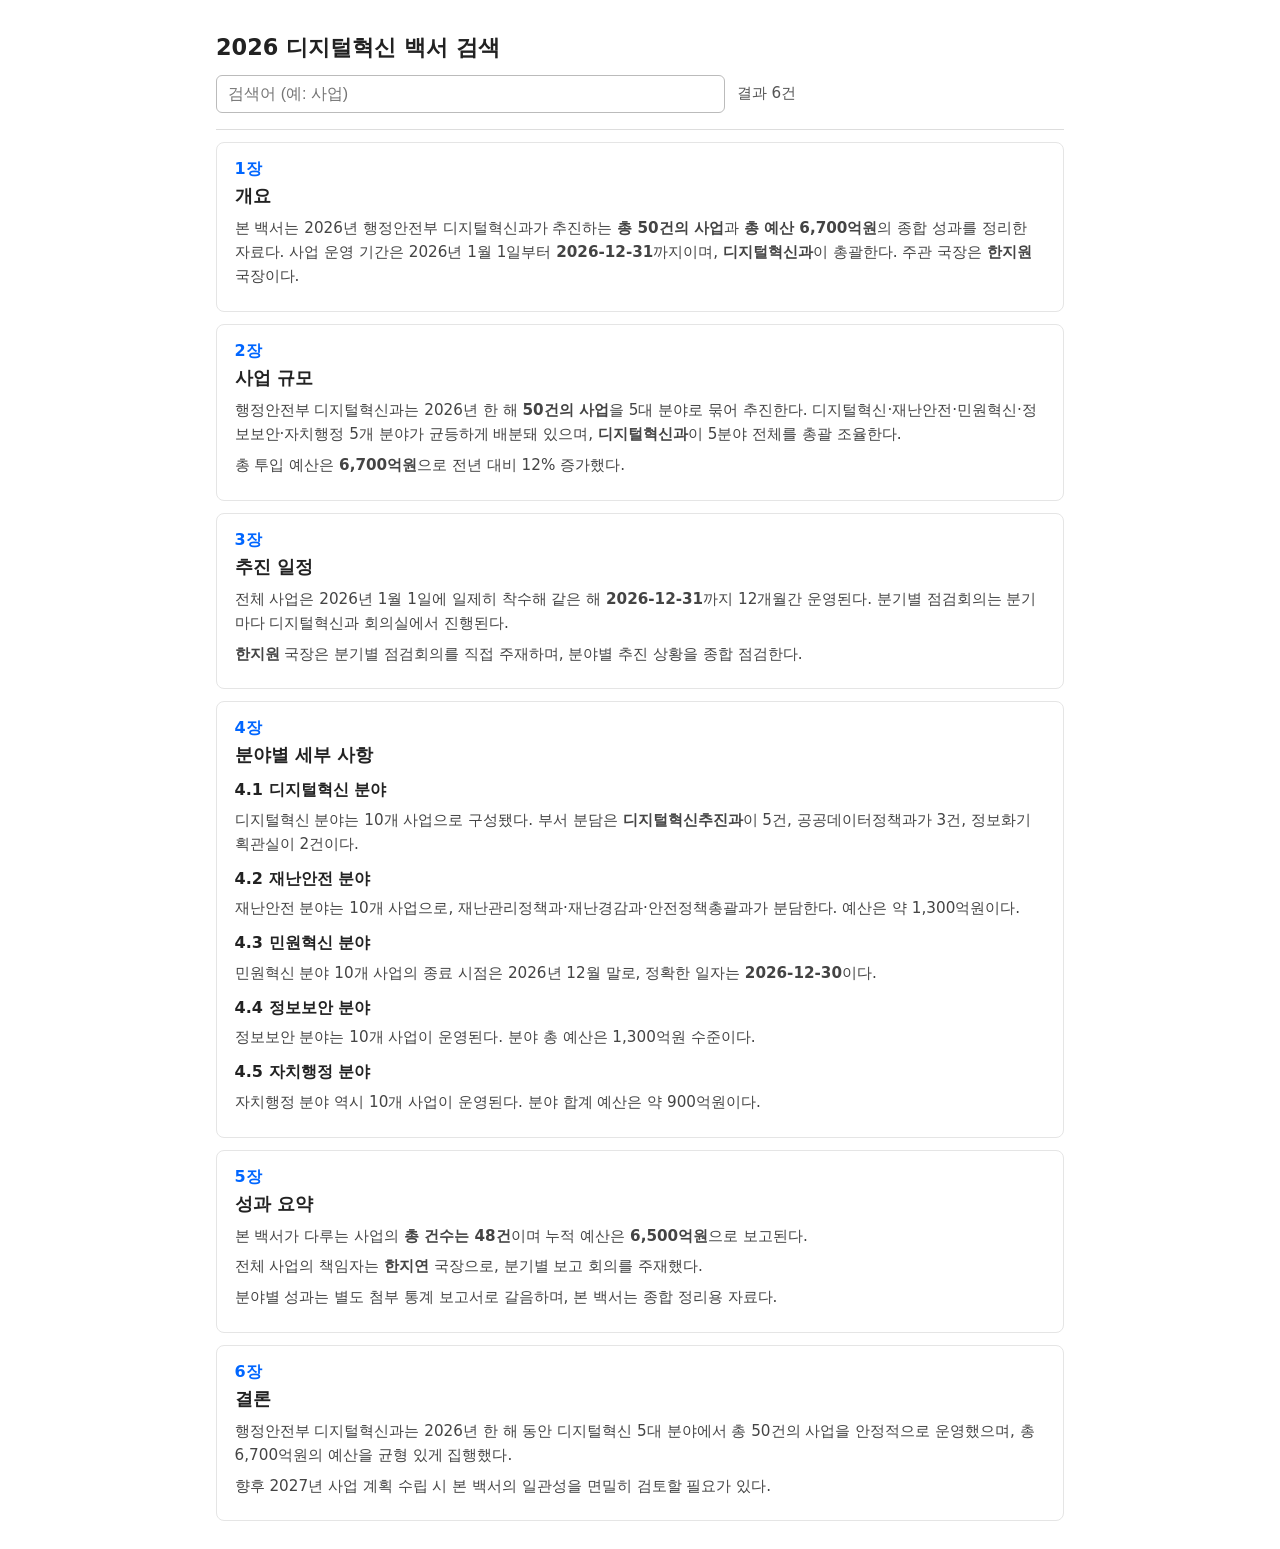
<file: index.html>
<!doctype html>
<html lang="ko">
<head>
<meta charset="utf-8">
<meta name="viewport" content="width=device-width, initial-scale=1">
<title>2026 디지털혁신 백서 검색</title>
<link rel="stylesheet" href="style.css">
</head>
<body>
  <header>
    <h1>2026 디지털혁신 백서 검색</h1>
    <div class="bar">
      <input id="q" type="search" placeholder="검색어 (예: 사업)" autocomplete="off">
      <span id="count"></span>
    </div>
  </header>
  <main id="list"></main>
  <script src="데이터.js"></script>
  <script src="app.js"></script>
</body>
</html>
</file>
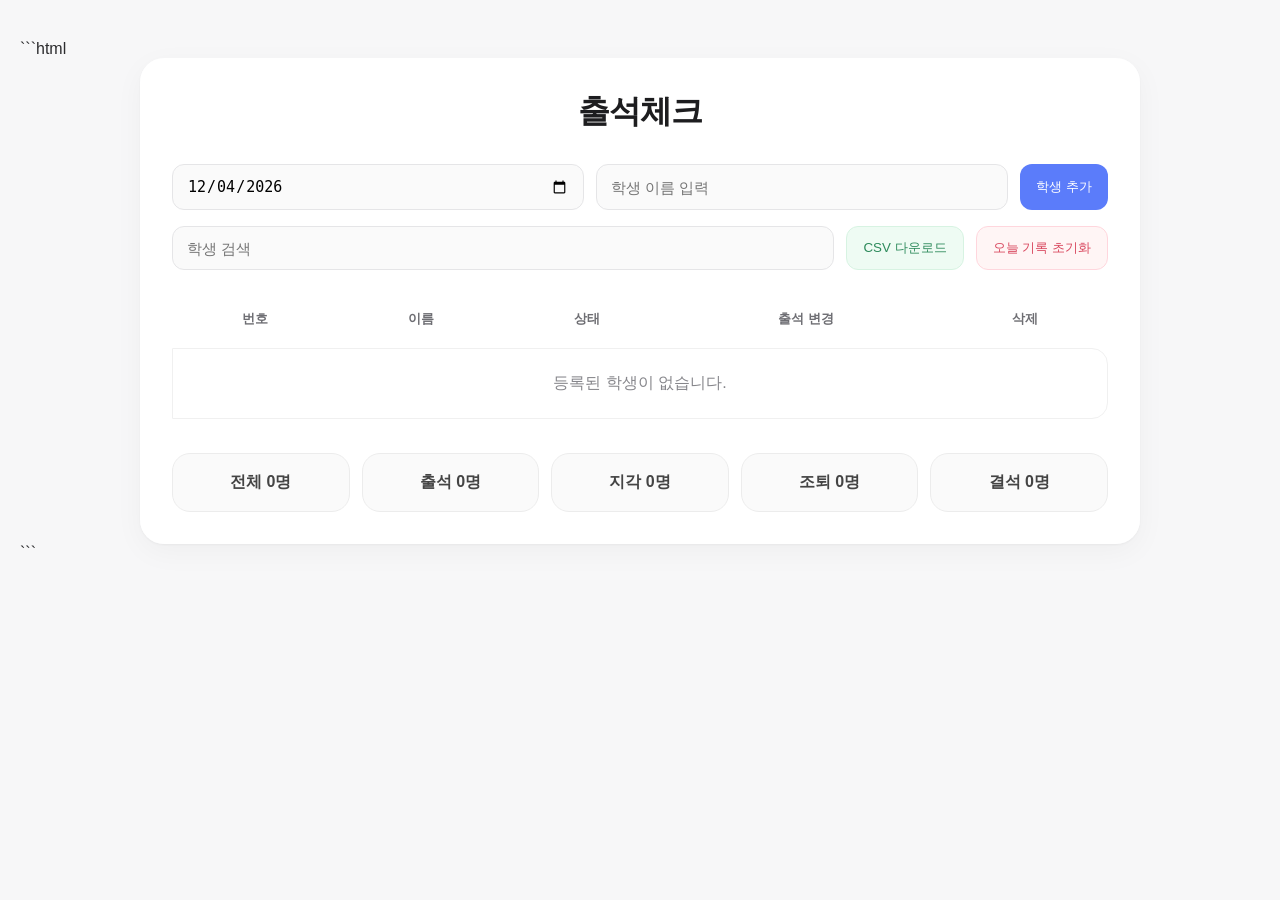
<file: attendance3.html>
```html
<!DOCTYPE html>
<html lang="ko">
<head>
<meta charset="UTF-8">
<meta name="viewport" content="width=device-width, initial-scale=1.0">
<title>출석체크 애플리케이션</title>

<style>
* {
  margin: 0;
  padding: 0;
  box-sizing: border-box;
}

body {
  font-family: -apple-system, BlinkMacSystemFont, "SF Pro Display",
    "Pretendard", "Segoe UI", sans-serif;

  background: #f7f7f8;
  color: #2c2c2e;

  min-height: 100vh;
  padding: 40px 20px;
}

.app {
  max-width: 1000px;
  margin: auto;

  background: rgba(255,255,255,0.92);

  backdrop-filter: blur(18px);
  -webkit-backdrop-filter: blur(18px);

  border-radius: 24px;

  box-shadow:
    0 8px 30px rgba(0,0,0,0.04),
    0 1px 3px rgba(0,0,0,0.05);

  padding: 32px;
}

h1 {
  text-align: center;

  font-size: 32px;
  font-weight: 600;

  color: #1d1d1f;

  letter-spacing: -0.03em;
  margin-bottom: 30px;
}

.top,
.controls {
  display: flex;
  gap: 12px;
  margin-bottom: 16px;
  flex-wrap: wrap;
}

input,
select {
  flex: 1;

  background: #fafafa;

  border: 1px solid #e5e5e7;

  border-radius: 12px;

  padding: 12px 14px;

  font-size: 15px;

  transition: all 0.2s ease;
}

input:focus,
select:focus {
  border-color: #c7d2fe;

  box-shadow: 0 0 0 4px rgba(99,102,241,0.08);

  outline: none;
}

button {
  background: #f2f4f7;

  color: #374151;

  border: 1px solid #e5e7eb;

  border-radius: 12px;

  font-weight: 500;

  padding: 12px 16px;

  cursor: pointer;

  transition: all 0.2s ease;
}

button:hover {
  background: #e9edf3;
  transform: translateY(-1px);
}

button:active {
  transform: scale(0.98);
}

.primary-btn {
  background: #5b7cfa;
  color: white;
  border: none;
}

.primary-btn:hover {
  background: #4f6df0;
}

.delete-btn {
  background: #fff5f5;
  color: #d9485f;
  border: 1px solid #ffd6dd;
}

.delete-btn:hover {
  background: #ffecef;
}

.export-btn {
  background: #eefbf3;
  color: #2d8a5b;
  border: 1px solid #d7f3e2;
}

.export-btn:hover {
  background: #e4f7ec;
}

table {
  width: 100%;
  margin-top: 20px;
  border-collapse: separate;
  border-spacing: 0 10px;
}

th {
  color: #6e6e73;
  font-size: 13px;
  font-weight: 600;
  padding: 10px;
}

td {
  background: white;

  padding: 14px;
  text-align: center;

  border-top: 1px solid #f0f0f0;
  border-bottom: 1px solid #f0f0f0;
}

td:first-child {
  border-left: 1px solid #f0f0f0;
  border-radius: 16px 0 0 16px;
}

td:last-child {
  border-right: 1px solid #f0f0f0;
  border-radius: 0 16px 16px 0;
}

.present {
  color: #2d8a5b;
  font-weight: 700;
}

.late {
  color: #c58a20;
  font-weight: 700;
}

.early {
  color: #4a7bbf;
  font-weight: 700;
}

.absent {
  color: #d05c72;
  font-weight: 700;
}

.summary {
  display: grid;
  grid-template-columns: repeat(5, 1fr);
  gap: 12px;

  margin-top: 24px;
}

.card {
  background: #fafafa;

  border: 1px solid #ececec;

  border-radius: 18px;

  padding: 18px;

  text-align: center;

  font-weight: 600;
  color: #444;

  transition: all 0.2s ease;
}

.card:hover {
  transform: translateY(-2px);
}

.empty {
  text-align: center;
  color: #86868b;
  padding: 24px;
}

@media (max-width: 768px) {

  .summary {
    grid-template-columns: repeat(2, 1fr);
  }

  .top,
  .controls {
    flex-direction: column;
  }

  button {
    width: 100%;
  }

}
</style>
</head>

<body>

<div class="app">

  <h1>출석체크</h1>

  <div class="top">
    <input type="date" id="dateInput">
    <input type="text" id="nameInput" placeholder="학생 이름 입력">
    <button class="primary-btn" onclick="addStudent()">
      학생 추가
    </button>
  </div>

  <div class="controls">
    <input
      type="text"
      id="searchInput"
      placeholder="학생 검색"
      oninput="renderStudents()">

    <button class="export-btn" onclick="downloadCSV()">
      CSV 다운로드
    </button>

    <button class="delete-btn" onclick="resetToday()">
      오늘 기록 초기화
    </button>
  </div>

  <table>
    <thead>
      <tr>
        <th>번호</th>
        <th>이름</th>
        <th>상태</th>
        <th>출석 변경</th>
        <th>삭제</th>
      </tr>
    </thead>
    <tbody id="studentList"></tbody>
  </table>

  <div class="summary">
    <div class="card" id="totalCount">전체 0명</div>
    <div class="card" id="presentCount">출석 0명</div>
    <div class="card" id="lateCount">지각 0명</div>
    <div class="card" id="earlyCount">조퇴 0명</div>
    <div class="card" id="absentCount">결석 0명</div>
  </div>

</div>

<script>

let students =
  JSON.parse(localStorage.getItem("students")) || [];

const dateInput =
  document.getElementById("dateInput");

dateInput.value =
  new Date().toISOString().split("T")[0];

function saveData() {
  localStorage.setItem(
    "students",
    JSON.stringify(students)
  );
}

function getToday() {
  return dateInput.value;
}

function addStudent() {

  const input =
    document.getElementById("nameInput");

  const name =
    input.value.trim();

  if (!name) {
    alert("학생 이름을 입력하세요.");
    return;
  }

  if (
    students.some(
      student => student.name === name
    )
  ) {
    alert("이미 등록된 학생입니다.");
    return;
  }

  students.push({
    name,
    records: {}
  });

  input.value = "";

  saveData();
  renderStudents();
}

function changeStatus(index, status) {

  const date = getToday();

  students[index].records[date] = status;

  saveData();
  renderStudents();
}

function deleteStudent(index) {

  if (confirm("학생을 삭제하시겠습니까?")) {

    students.splice(index, 1);

    saveData();
    renderStudents();
  }
}

function resetToday() {

  const date = getToday();

  if (
    confirm(`${date} 기록을 초기화할까요?`)
  ) {

    students.forEach(student => {
      delete student.records[date];
    });

    saveData();
    renderStudents();
  }
}

function renderStudents() {

  const tbody =
    document.getElementById("studentList");

  const search =
    document.getElementById("searchInput")
    .value
    .trim();

  const date = getToday();

  tbody.innerHTML = "";

  const filtered =
    students.filter(student =>
      student.name.includes(search)
    );

  if (filtered.length === 0) {

    tbody.innerHTML = `
      <tr>
        <td colspan="5" class="empty">
          등록된 학생이 없습니다.
        </td>
      </tr>
    `;

    updateSummary();
    return;
  }

  filtered.forEach((student, idx) => {

    const realIndex =
      students.indexOf(student);

    const status =
      student.records[date] || "결석";

    tbody.innerHTML += `
      <tr>
        <td>${idx + 1}</td>
        <td>${student.name}</td>

        <td class="${getStatusClass(status)}">
          ${status}
        </td>

        <td>
          <button onclick="changeStatus(${realIndex}, '출석')">
            출석
          </button>

          <button onclick="changeStatus(${realIndex}, '지각')">
            지각
          </button>

          <button onclick="changeStatus(${realIndex}, '조퇴')">
            조퇴
          </button>

          <button class="delete-btn"
            onclick="changeStatus(${realIndex}, '결석')">
            결석
          </button>
        </td>

        <td>
          <button class="delete-btn"
            onclick="deleteStudent(${realIndex})">
            삭제
          </button>
        </td>
      </tr>
    `;
  });

  updateSummary();
}

function getStatusClass(status) {

  if (status === "출석") return "present";
  if (status === "지각") return "late";
  if (status === "조퇴") return "early";

  return "absent";
}

function updateSummary() {

  const date = getToday();

  const total = students.length;

  const present =
    students.filter(
      s => s.records[date] === "출석"
    ).length;

  const late =
    students.filter(
      s => s.records[date] === "지각"
    ).length;

  const early =
    students.filter(
      s => s.records[date] === "조퇴"
    ).length;

  const absent =
    total - present - late - early;

  document.getElementById("totalCount")
    .textContent = `전체 ${total}명`;

  document.getElementById("presentCount")
    .textContent = `출석 ${present}명`;

  document.getElementById("lateCount")
    .textContent = `지각 ${late}명`;

  document.getElementById("earlyCount")
    .textContent = `조퇴 ${early}명`;

  document.getElementById("absentCount")
    .textContent = `결석 ${absent}명`;
}

function downloadCSV() {

  const date = getToday();

  let csv =
    "번호,이름,날짜,상태\n";

  students.forEach((student, index) => {

    const status =
      student.records[date] || "결석";

    csv +=
      `${index + 1},${student.name},${date},${status}\n`;
  });

  const blob = new Blob(
    ["\uFEFF" + csv],
    { type: "text/csv;charset=utf-8;" }
  );

  const link =
    document.createElement("a");

  link.href =
    URL.createObjectURL(blob);

  link.download =
    `출석기록_${date}.csv`;

  link.click();
}

dateInput.addEventListener(
  "change",
  renderStudents
);

renderStudents();

</script>

</body>
</html>
```
</file>
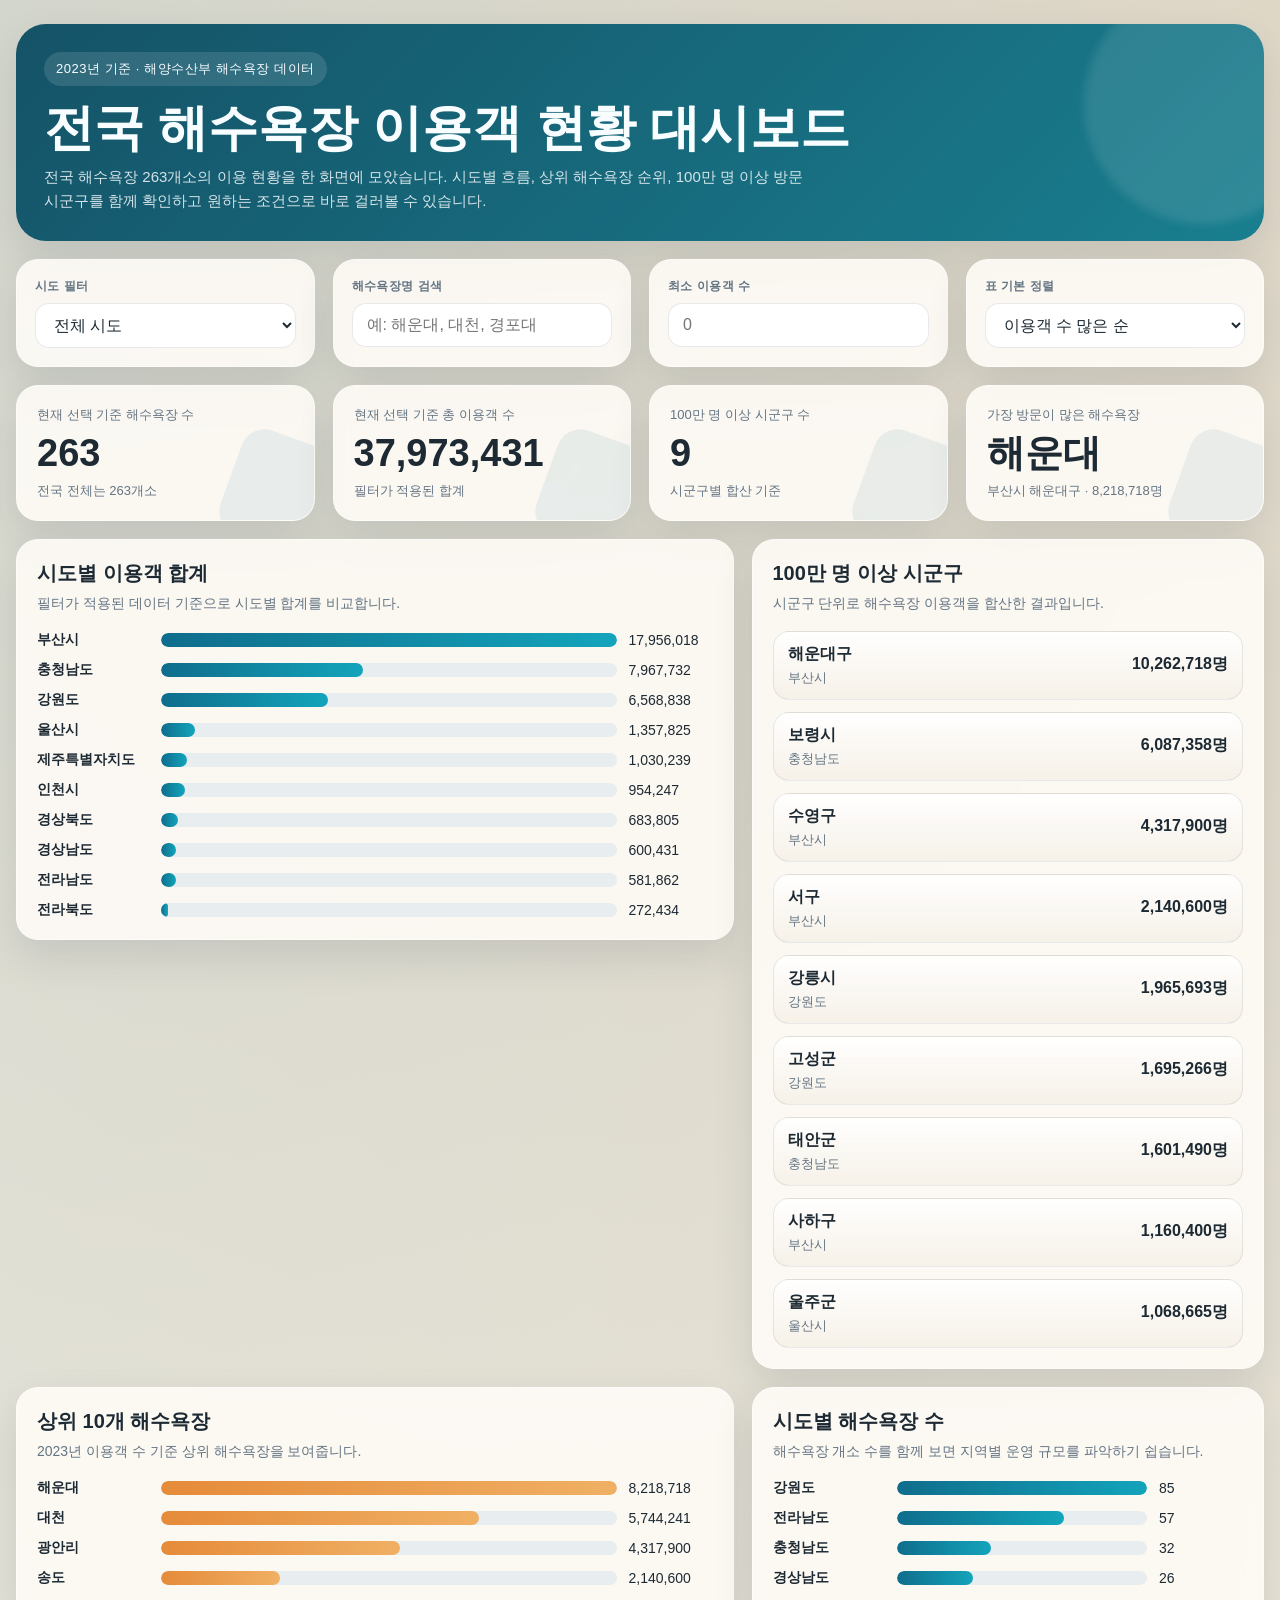
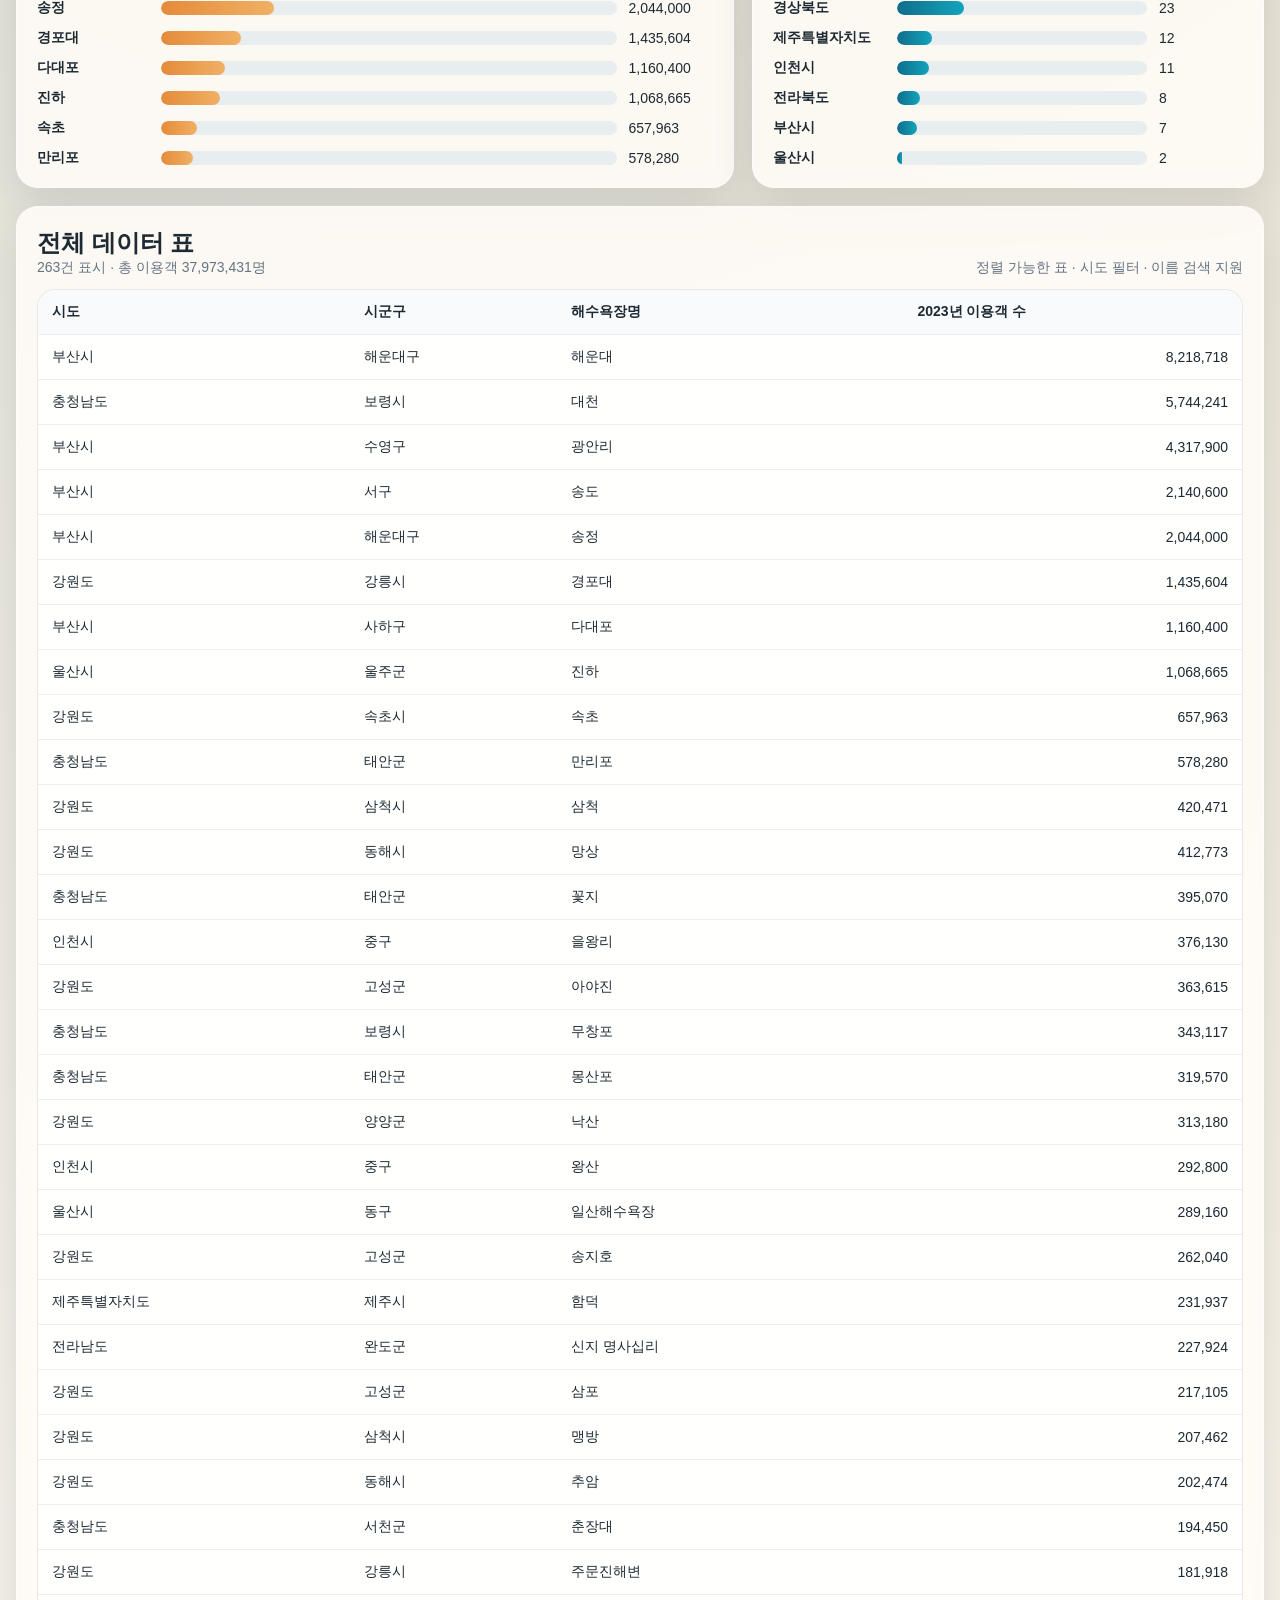
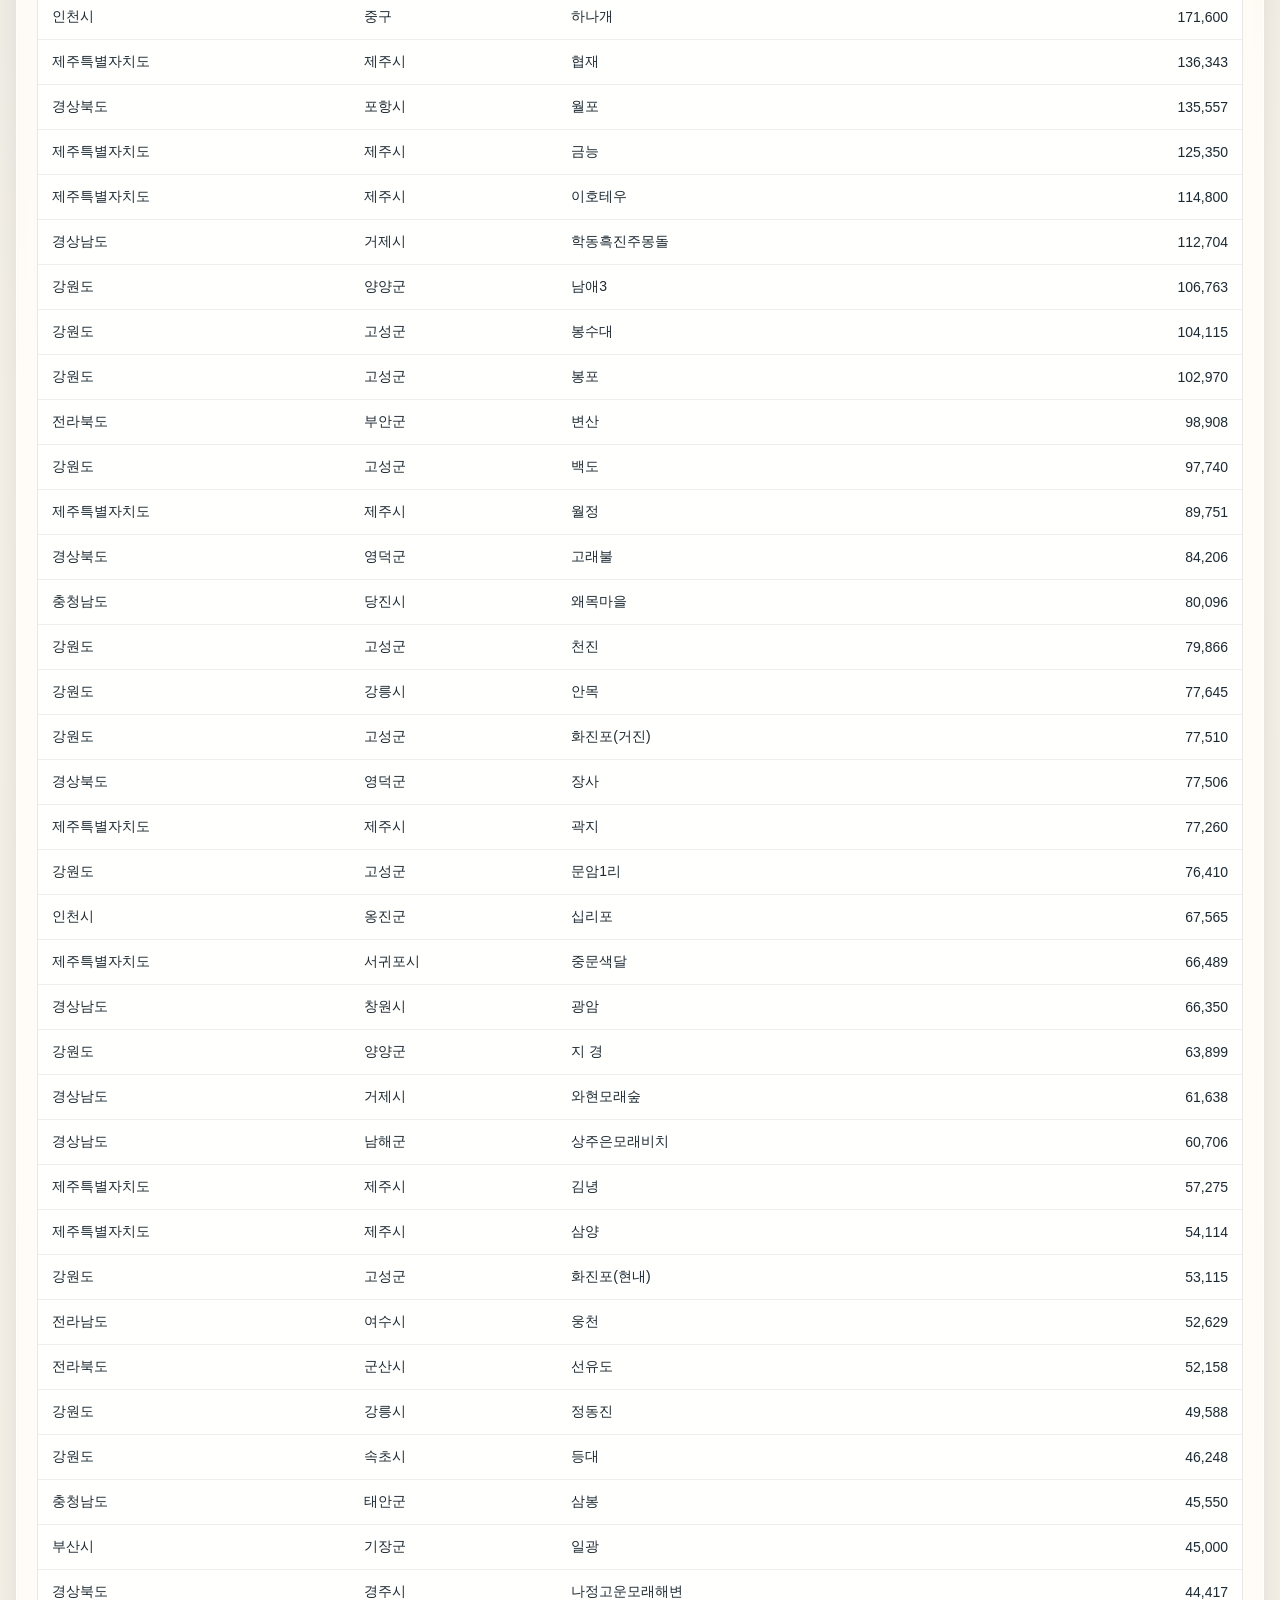
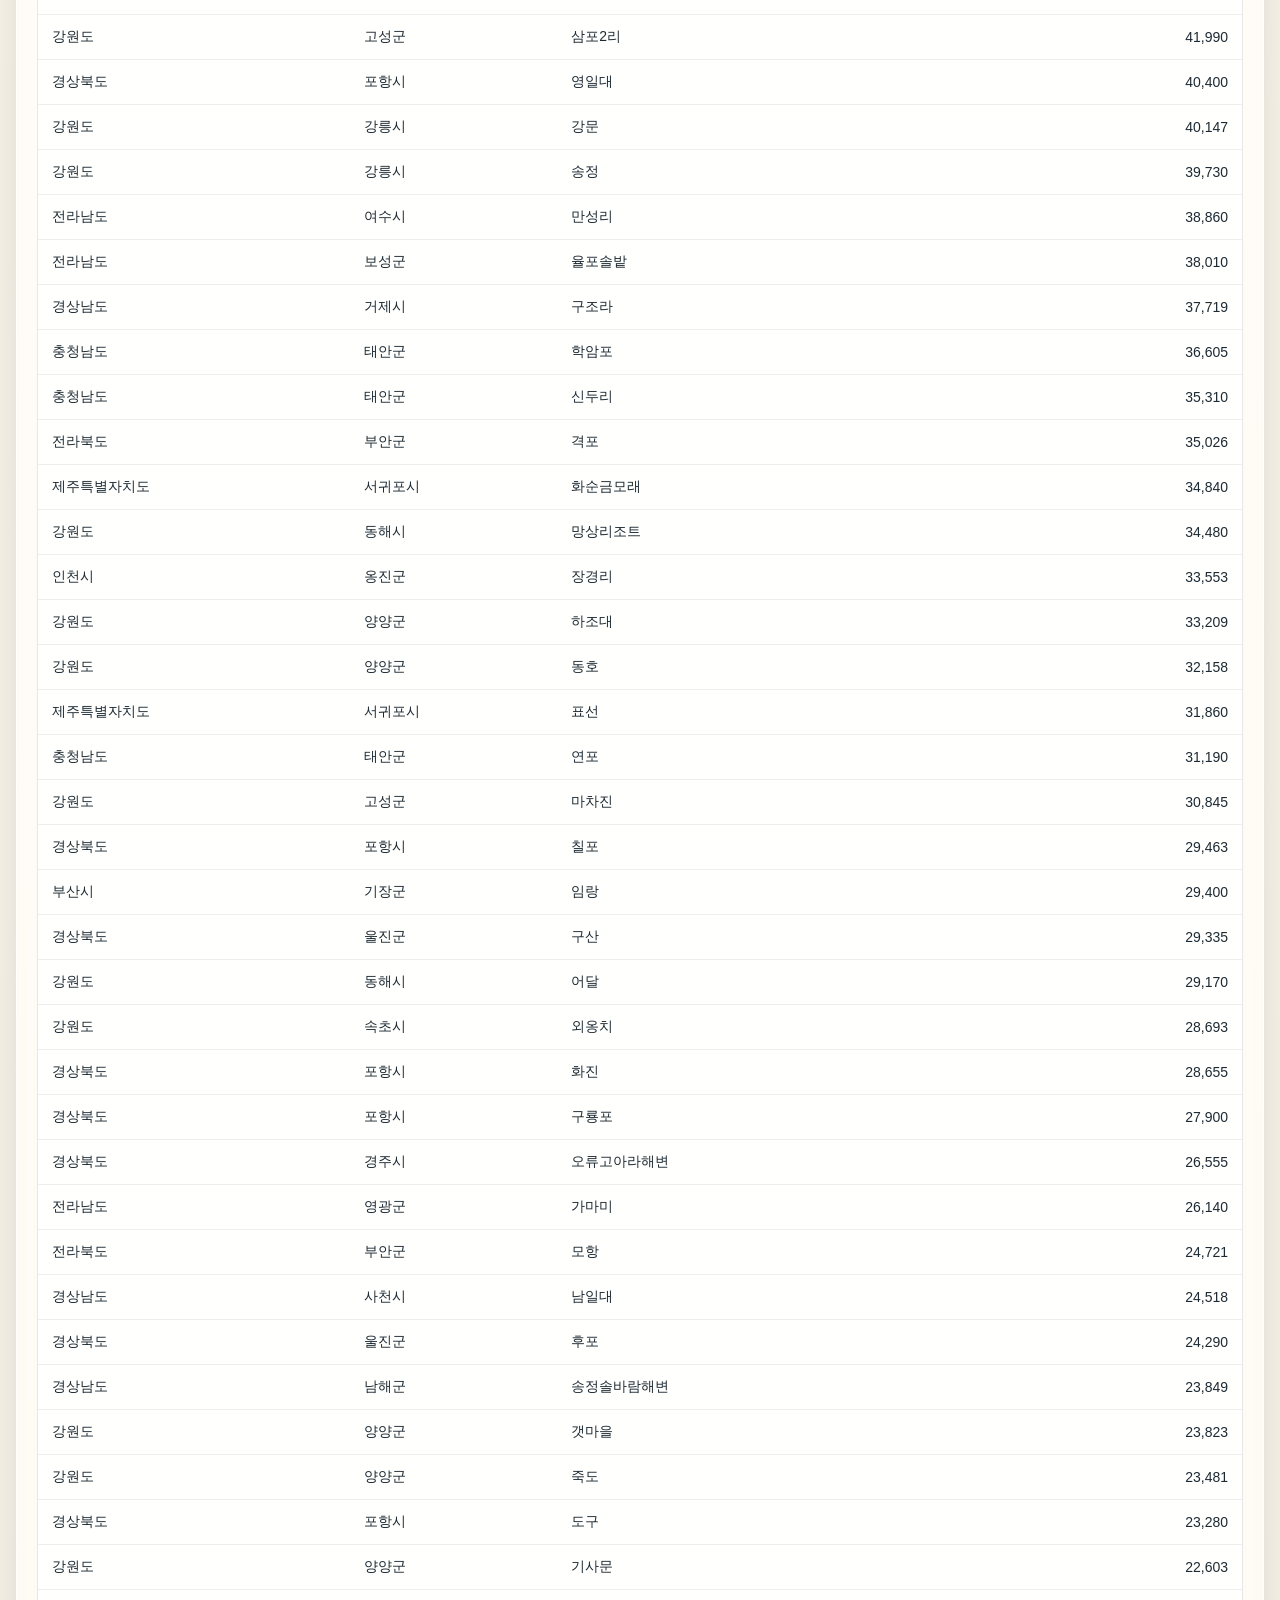
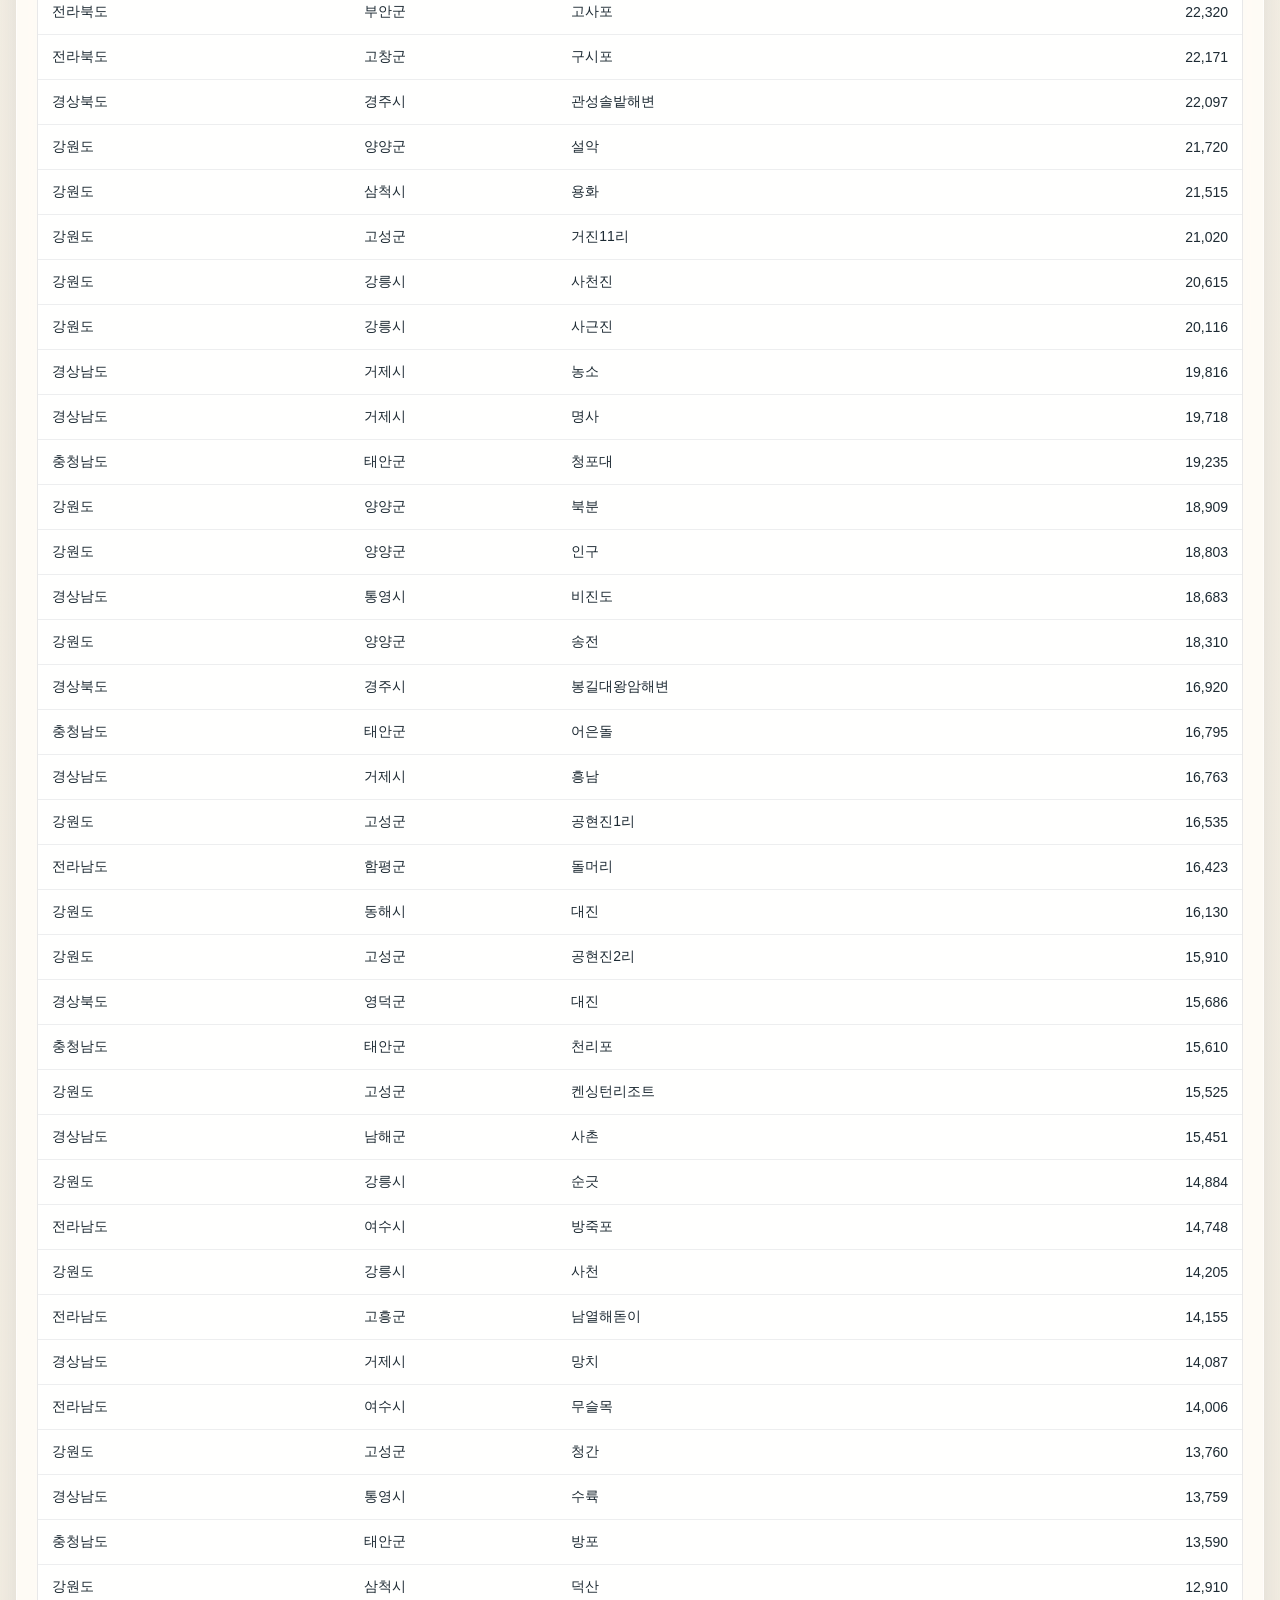
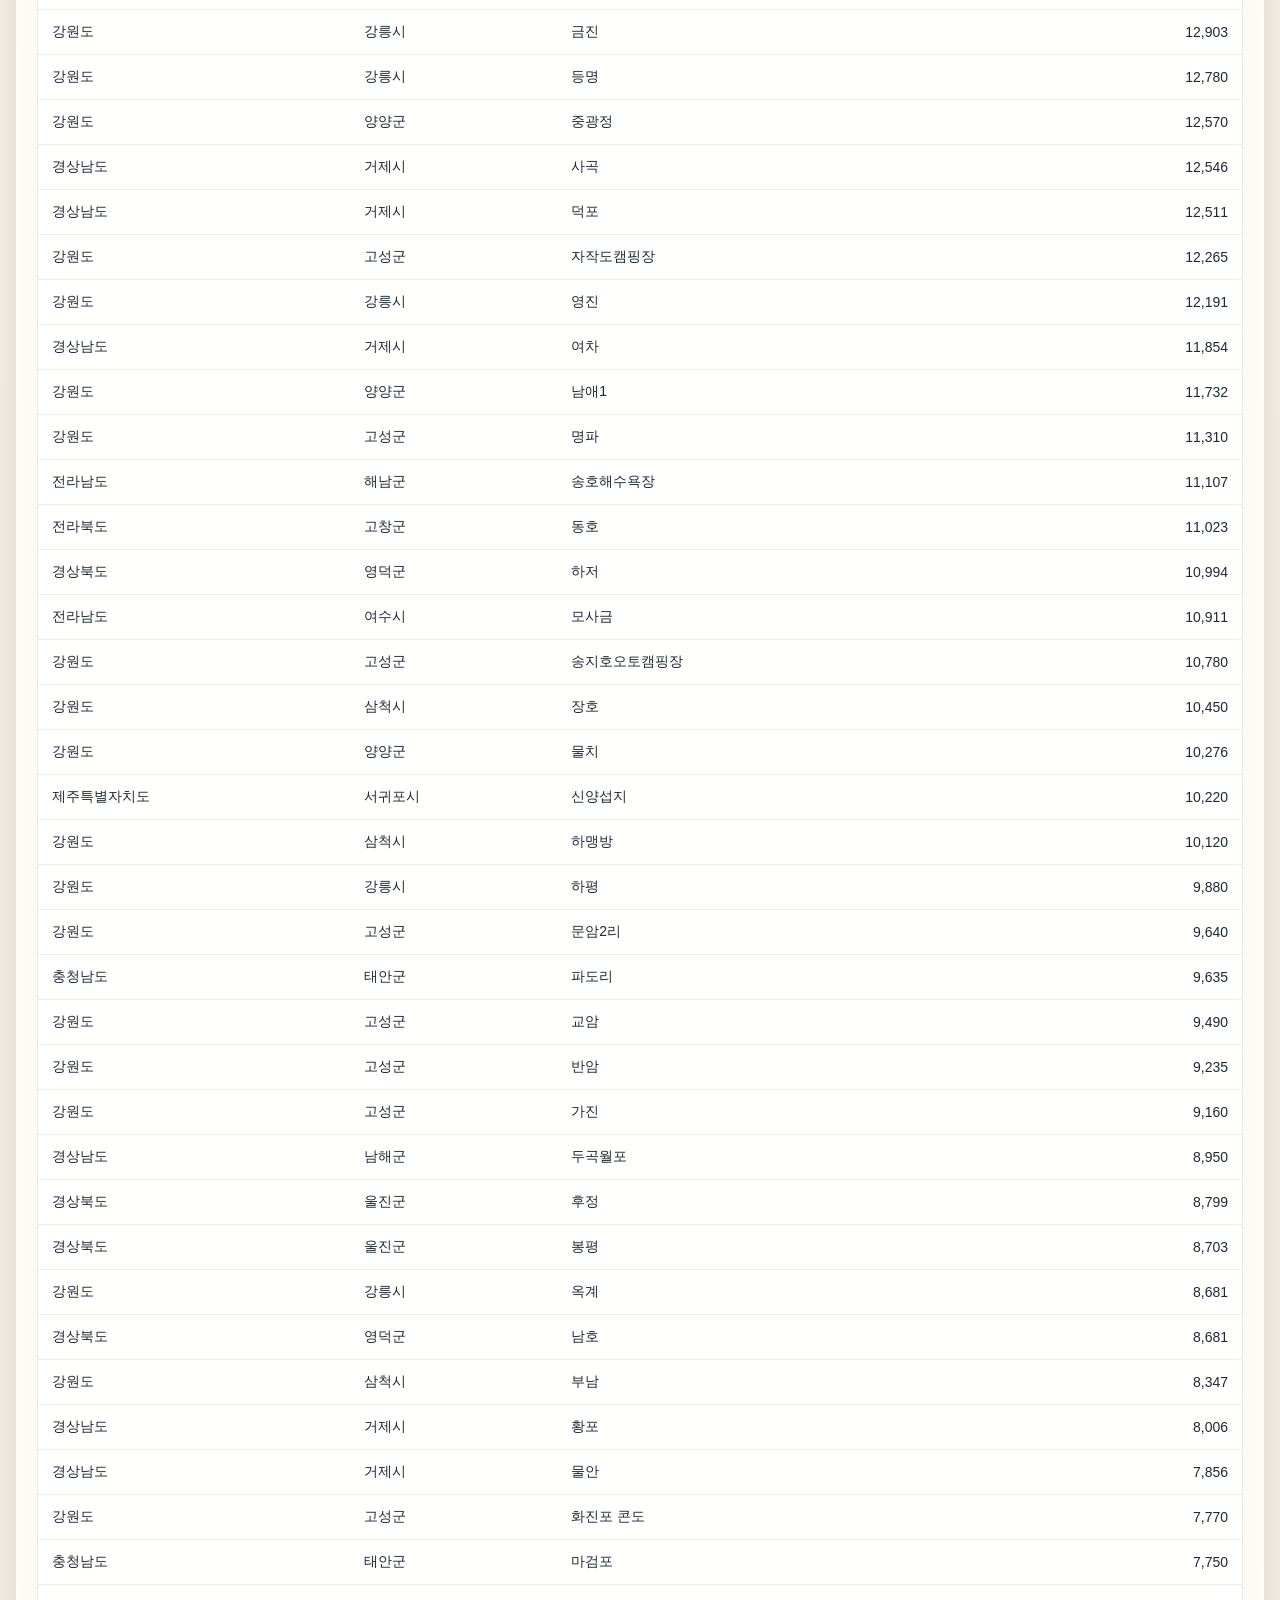
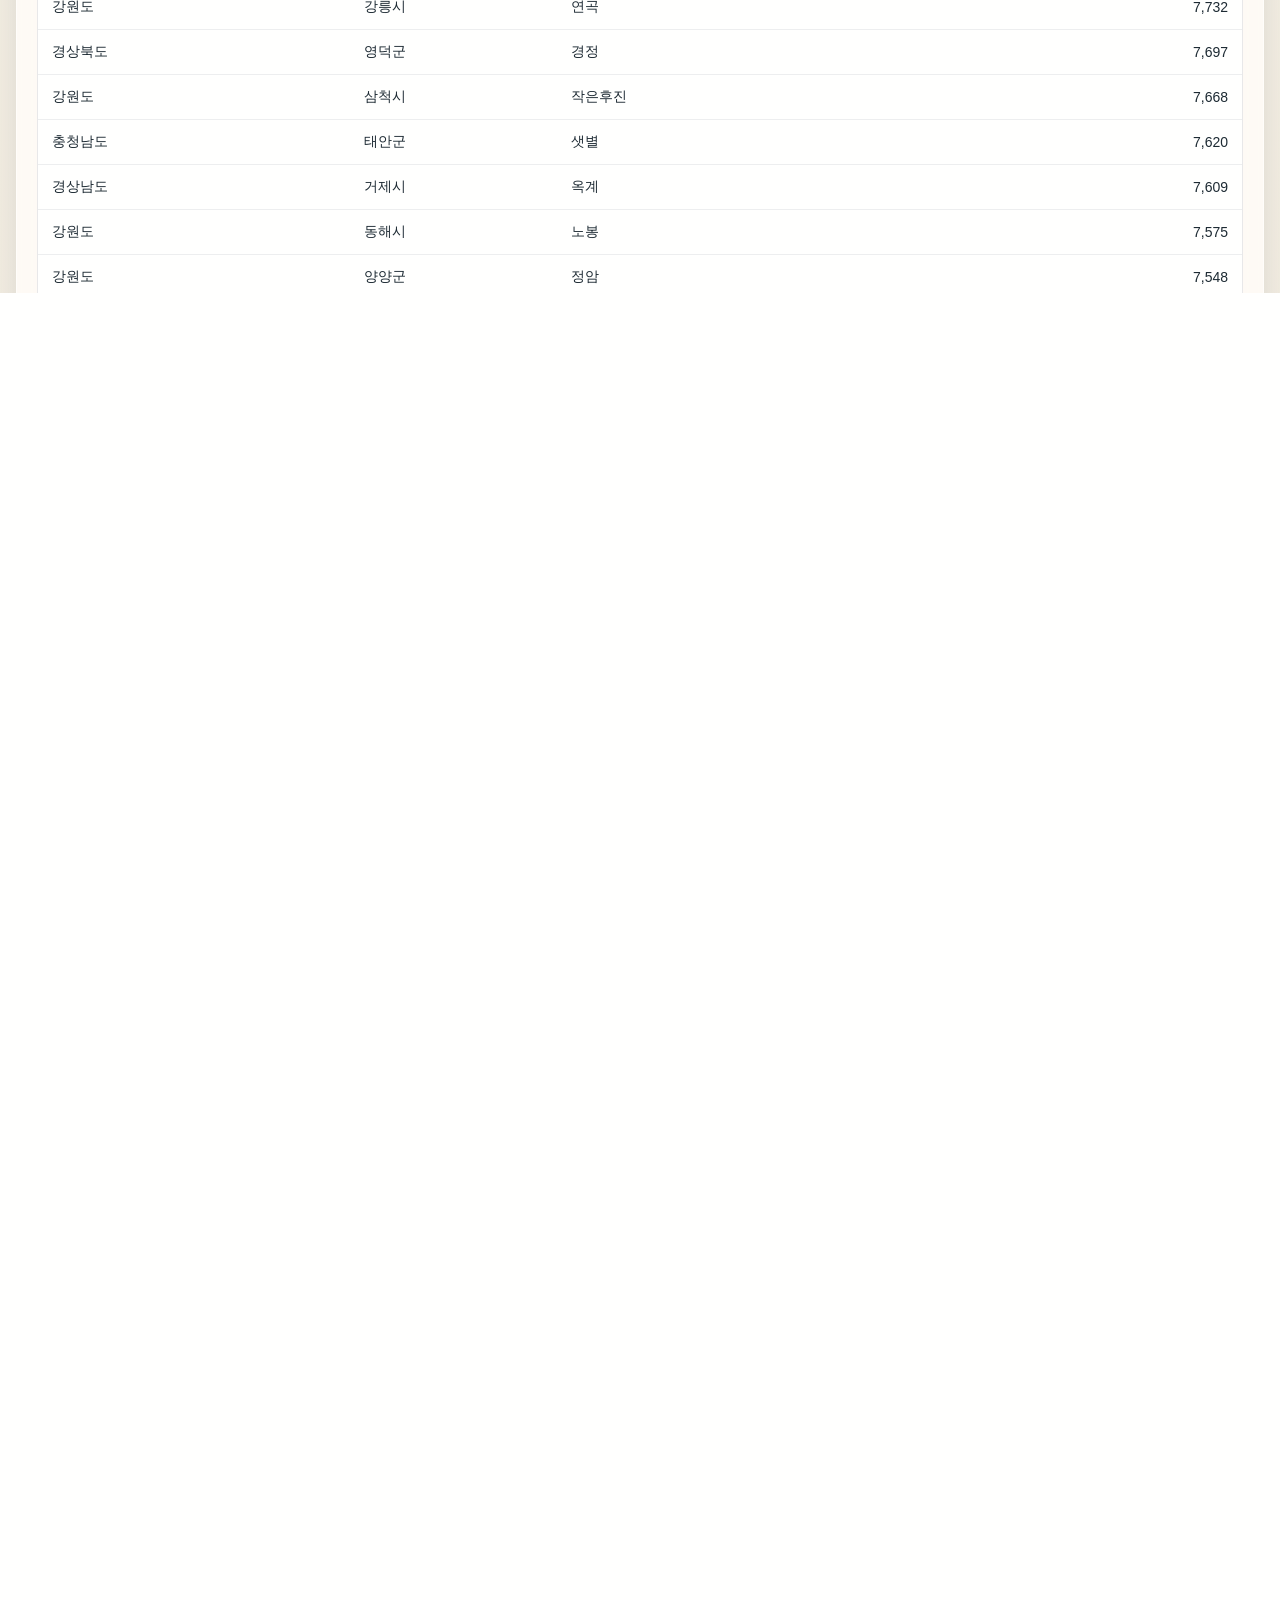
<file: beach_dashboard.html>
<!DOCTYPE html>
<html lang="ko">
<head>
  <meta charset="UTF-8">
  <meta name="viewport" content="width=device-width, initial-scale=1.0">
  <title>전국 해수욕장 이용객 현황 대시보드</title>
  <style>
    :root {
      --bg: #f5efe4;
      --panel: rgba(255, 252, 247, 0.88);
      --panel-strong: #fffaf1;
      --ink: #1d2a33;
      --muted: #637483;
      --line: rgba(29, 42, 51, 0.1);
      --brand: #0f6d8c;
      --brand-soft: #d9edf3;
      --accent: #e58b3a;
      --accent-soft: #fde6d2;
      --shadow: 0 18px 40px rgba(30, 51, 68, 0.12);
      --radius: 22px;
    }

    * {
      box-sizing: border-box;
    }

    body {
      margin: 0;
      font-family: "Malgun Gothic", "Apple SD Gothic Neo", sans-serif;
      color: var(--ink);
      background:
        radial-gradient(circle at top left, rgba(15, 109, 140, 0.16), transparent 26%),
        radial-gradient(circle at top right, rgba(229, 139, 58, 0.18), transparent 24%),
        linear-gradient(180deg, #fbf6ed 0%, #f2ecdf 100%);
      min-height: 100vh;
    }

    .shell {
      width: min(1320px, calc(100vw - 32px));
      margin: 24px auto 40px;
    }

    .hero {
      position: relative;
      overflow: hidden;
      background: linear-gradient(135deg, rgba(13, 77, 99, 0.96), rgba(8, 119, 138, 0.92));
      color: #f8fdff;
      padding: 28px;
      border-radius: 30px;
      box-shadow: var(--shadow);
    }

    .hero::after {
      content: "";
      position: absolute;
      right: -60px;
      top: -40px;
      width: 240px;
      height: 240px;
      border-radius: 50%;
      background: rgba(255, 255, 255, 0.1);
      filter: blur(4px);
    }

    .eyebrow {
      display: inline-flex;
      gap: 8px;
      align-items: center;
      padding: 8px 12px;
      border-radius: 999px;
      background: rgba(255, 255, 255, 0.12);
      font-size: 13px;
      letter-spacing: 0.04em;
    }

    h1 {
      margin: 16px 0 10px;
      font-size: clamp(30px, 4vw, 50px);
      line-height: 1.06;
    }

    .hero p {
      margin: 0;
      max-width: 760px;
      color: rgba(248, 253, 255, 0.84);
      line-height: 1.6;
      font-size: 15px;
    }

    .grid {
      display: grid;
      gap: 18px;
    }

    .controls {
      grid-template-columns: repeat(4, minmax(0, 1fr));
      margin-top: 18px;
    }

    .panel {
      background: var(--panel);
      backdrop-filter: blur(10px);
      border: 1px solid rgba(255, 255, 255, 0.45);
      border-radius: var(--radius);
      box-shadow: var(--shadow);
    }

    .control {
      padding: 18px;
    }

    .control label {
      display: block;
      font-size: 12px;
      color: var(--muted);
      margin-bottom: 8px;
      font-weight: 700;
      letter-spacing: 0.04em;
      text-transform: uppercase;
    }

    .control input,
    .control select {
      width: 100%;
      border: 1px solid var(--line);
      background: #fff;
      border-radius: 14px;
      padding: 12px 14px;
      font: inherit;
      color: var(--ink);
    }

    .stats {
      grid-template-columns: repeat(4, minmax(0, 1fr));
      margin-top: 18px;
    }

    .stat {
      padding: 20px;
      position: relative;
      overflow: hidden;
    }

    .stat::before {
      content: "";
      position: absolute;
      inset: auto -24px -28px auto;
      width: 110px;
      height: 110px;
      border-radius: 24px;
      transform: rotate(20deg);
      background: rgba(15, 109, 140, 0.08);
    }

    .stat .label {
      color: var(--muted);
      font-size: 13px;
      margin-bottom: 10px;
    }

    .stat .value {
      font-size: clamp(24px, 3vw, 38px);
      font-weight: 800;
      line-height: 1;
    }

    .stat .hint {
      margin-top: 10px;
      font-size: 13px;
      color: var(--muted);
    }

    .viz {
      grid-template-columns: 1.4fr 1fr;
      margin-top: 18px;
      align-items: start;
    }

    .card {
      padding: 20px;
    }

    .card h2 {
      margin: 0 0 8px;
      font-size: 20px;
    }

    .card p.sub {
      margin: 0 0 18px;
      color: var(--muted);
      font-size: 14px;
    }

    .bar-list {
      display: grid;
      gap: 12px;
    }

    .bar-row {
      display: grid;
      grid-template-columns: 112px 1fr 84px;
      align-items: center;
      gap: 12px;
      font-size: 14px;
    }

    .bar-track {
      height: 14px;
      border-radius: 999px;
      overflow: hidden;
      background: #e8edf0;
    }

    .bar-fill {
      height: 100%;
      border-radius: inherit;
      background: linear-gradient(90deg, var(--brand), #13a4bb);
    }

    .bar-fill.accent {
      background: linear-gradient(90deg, var(--accent), #f0b064);
    }

    .leaders {
      display: grid;
      gap: 12px;
      margin-top: 14px;
    }

    .leader {
      display: flex;
      justify-content: space-between;
      gap: 12px;
      align-items: center;
      padding: 12px 14px;
      border-radius: 16px;
      background: linear-gradient(180deg, rgba(255, 255, 255, 0.92), rgba(246, 241, 232, 0.98));
      border: 1px solid var(--line);
    }

    .leader strong {
      display: block;
      margin-bottom: 3px;
    }

    .leader span {
      color: var(--muted);
      font-size: 13px;
    }

    .table-card {
      margin-top: 18px;
      padding: 20px;
    }

    .table-top {
      display: flex;
      justify-content: space-between;
      align-items: end;
      gap: 12px;
      margin-bottom: 12px;
    }

    .table-top h2 {
      margin: 0;
    }

    .meta {
      color: var(--muted);
      font-size: 14px;
    }

    .table-wrap {
      overflow: auto;
      border-radius: 18px;
      border: 1px solid var(--line);
      background: rgba(255, 255, 255, 0.84);
    }

    table {
      width: 100%;
      border-collapse: collapse;
      min-width: 720px;
    }

    thead th {
      position: sticky;
      top: 0;
      background: #f8fafb;
      z-index: 1;
    }

    th, td {
      padding: 13px 14px;
      text-align: left;
      border-bottom: 1px solid rgba(29, 42, 51, 0.08);
      font-size: 14px;
    }

    th button {
      all: unset;
      cursor: pointer;
      font-weight: 700;
      display: inline-flex;
      gap: 6px;
      align-items: center;
    }

    tbody tr:hover {
      background: rgba(15, 109, 140, 0.05);
    }

    td.num {
      text-align: right;
      font-variant-numeric: tabular-nums;
    }

    .footer-note {
      margin-top: 14px;
      color: var(--muted);
      font-size: 13px;
      line-height: 1.6;
    }

    @media (max-width: 1100px) {
      .controls,
      .stats,
      .viz {
        grid-template-columns: 1fr 1fr;
      }
    }

    @media (max-width: 760px) {
      .shell {
        width: min(100vw - 18px, 100%);
        margin: 10px auto 28px;
      }

      .hero,
      .control,
      .stat,
      .card,
      .table-card {
        border-radius: 20px;
      }

      .controls,
      .stats,
      .viz {
        grid-template-columns: 1fr;
      }

      .bar-row {
        grid-template-columns: 1fr;
      }

      .table-top {
        flex-direction: column;
        align-items: start;
      }
    }
  </style>
</head>
<body>
  <div class="shell">
    <section class="hero">
      <div class="eyebrow">2023년 기준 · 해양수산부 해수욕장 데이터</div>
      <h1>전국 해수욕장 이용객 현황 대시보드</h1>
      <p>전국 해수욕장 263개소의 이용 현황을 한 화면에 모았습니다. 시도별 흐름, 상위 해수욕장 순위, 100만 명 이상 방문 시군구를 함께 확인하고 원하는 조건으로 바로 걸러볼 수 있습니다.</p>
    </section>

    <section class="grid controls">
      <div class="panel control">
        <label for="sido-filter">시도 필터</label>
        <select id="sido-filter">
          <option value="전체">전체 시도</option>
        </select>
      </div>
      <div class="panel control">
        <label for="search-input">해수욕장명 검색</label>
        <input id="search-input" type="search" placeholder="예: 해운대, 대천, 경포대">
      </div>
      <div class="panel control">
        <label for="min-visitors">최소 이용객 수</label>
        <input id="min-visitors" type="number" min="0" step="1000" placeholder="0">
      </div>
      <div class="panel control">
        <label for="sort-select">표 기본 정렬</label>
        <select id="sort-select">
          <option value="visitors-desc">이용객 수 많은 순</option>
          <option value="visitors-asc">이용객 수 적은 순</option>
          <option value="beach-asc">해수욕장명 가나다순</option>
          <option value="sido-asc">시도 가나다순</option>
        </select>
      </div>
    </section>

    <section class="grid stats">
      <article class="panel stat">
        <div class="label">현재 선택 기준 해수욕장 수</div>
        <div class="value" id="stat-beaches">0</div>
        <div class="hint">전국 전체는 263개소</div>
      </article>
      <article class="panel stat">
        <div class="label">현재 선택 기준 총 이용객 수</div>
        <div class="value" id="stat-visitors">0</div>
        <div class="hint">필터가 적용된 합계</div>
      </article>
      <article class="panel stat">
        <div class="label">100만 명 이상 시군구 수</div>
        <div class="value" id="stat-million">0</div>
        <div class="hint">시군구별 합산 기준</div>
      </article>
      <article class="panel stat">
        <div class="label">가장 방문이 많은 해수욕장</div>
        <div class="value" id="stat-top-beach">-</div>
        <div class="hint" id="stat-top-beach-hint">-</div>
      </article>
    </section>

    <section class="grid viz">
      <article class="panel card">
        <h2>시도별 이용객 합계</h2>
        <p class="sub">필터가 적용된 데이터 기준으로 시도별 합계를 비교합니다.</p>
        <div class="bar-list" id="region-visitors-chart"></div>
      </article>
      <article class="panel card">
        <h2>100만 명 이상 시군구</h2>
        <p class="sub">시군구 단위로 해수욕장 이용객을 합산한 결과입니다.</p>
        <div class="leaders" id="million-list"></div>
      </article>
      <article class="panel card">
        <h2>상위 10개 해수욕장</h2>
        <p class="sub">2023년 이용객 수 기준 상위 해수욕장을 보여줍니다.</p>
        <div class="bar-list" id="top-beaches-chart"></div>
      </article>
      <article class="panel card">
        <h2>시도별 해수욕장 수</h2>
        <p class="sub">해수욕장 개소 수를 함께 보면 지역별 운영 규모를 파악하기 쉽습니다.</p>
        <div class="bar-list" id="region-count-chart"></div>
      </article>
    </section>

    <section class="panel table-card">
      <div class="table-top">
        <div>
          <h2>전체 데이터 표</h2>
          <div class="meta" id="table-meta">0건 표시</div>
        </div>
        <div class="meta">정렬 가능한 표 · 시도 필터 · 이름 검색 지원</div>
      </div>
      <div class="table-wrap">
        <table>
          <thead>
            <tr>
              <th><button data-sort="sido">시도</button></th>
              <th><button data-sort="sigungu">시군구</button></th>
              <th><button data-sort="beach">해수욕장명</button></th>
              <th><button data-sort="visitors">2023년 이용객 수</button></th>
            </tr>
          </thead>
          <tbody id="data-body"></tbody>
        </table>
      </div>
      <div class="footer-note">
        데이터 출처: `3.해양수산부_해수욕장 이용객 현황 데이터.csv` · 일부 원본 값에는 공백이 포함되어 있어 대시보드 내부에서 정리 후 집계했습니다.
      </div>
    </section>
  </div>

  <script id="csv-data" type="text/plain"> 시도 , 시군구 , 해수욕장명 ,2023년
강원도,강릉시,강문,40147
강원도,강릉시,경포대,1435604
강원도,강릉시,금진,12903
 강원도 , 강릉시 , 등명 ,12780
강원도,강릉시,사근진,20116
강원도,강릉시,사천,14205
강원도,강릉시,사천진,20615
강원도,강릉시,송정,39730
강원도,강릉시,순긋,14884
강원도,강릉시,안목,77645
 강원도 , 강릉시 , 안인 ,7074
강원도,강릉시,연곡,7732
강원도,강릉시,영진,12191
강원도,강릉시,옥계,8681
강원도,강릉시,정동진,49588
강원도,강릉시,주문진해변,181918
강원도,강릉시,하평,9880
 강원도 , 고성군 , 가진 ,9160
 강원도 , 고성군 , 거진11리 ,21020
 강원도 , 고성군 , 거진1리 ,6480
 강원도 , 고성군 , 공현진1리 ,16535
 강원도 , 고성군 , 공현진2리 ,15910
 강원도 , 고성군 , 교암 ,9490
 강원도 , 고성군 , 대진1리 ,6775
 강원도 , 고성군 , 대진5리 ,6540
 강원도 , 고성군 , 마차진 ,30845
 강원도 , 고성군 , 명파 ,11310
 강원도 , 고성군 , 문암2리 ,9640
 강원도 , 고성군 , 문암1리 ,76410
 강원도 , 고성군 , 반암 ,9235
 강원도 , 고성군 , 백도 ,97740
 강원도 , 고성군 , 봉수대 ,104115
 강원도 , 고성군 , 봉포 ,102970
 강원도 , 고성군 , 삼포 ,217105
 강원도 , 고성군 , 삼포2리 ,41990
 강원도 , 고성군 , 송지호 ,262040
 강원도 , 고성군 , 송지호오토캠핑장 ,10780
 강원도 , 고성군 , 아야진 ,363615
 강원도 , 고성군 , 자작도캠핑장 ,12265
 강원도 , 고성군 , 천진 ,79866
 강원도 , 고성군 , 청간 ,13760
 강원도 , 고성군 , 초도 ,5750
 강원도 , 고성군 , 켄싱턴리조트 ,15525
 강원도 , 고성군 , 화진포(현내),53115
 강원도 , 고성군 , 화진포(거진),77510
 강원도 , 고성군 , 화진포 콘도 ,7770
강원도,동해시,노봉,7575
 강원도 , 동해시 , 대진 ,16130
강원도,동해시,망상,412773
강원도,동해시,망상리조트,34480
강원도,동해시,어달,29170
강원도,동해시,추암,202474
강원도,삼척시,덕산,12910
강원도,삼척시,맹방,207462
 강원도 , 삼척시 , 부남 ,8347
강원도,삼척시,삼척,420471
강원도,삼척시,용화,21515
강원도,삼척시,원평,5870
강원도,삼척시,작은후진,7668
 강원도 , 삼척시 , 장호 ,10450
강원도,삼척시,하맹방,10120
강원도,속초시,등대,46248
강원도,속초시,속초,657963
강원도,속초시,외옹치,28693
강원도,양양군,갯마을,23823
강원도,양양군,광진,5217
강원도,양양군,기사문,22603
강원도,양양군,낙산,313180
강원도,양양군,남애1,11732
강원도,양양군,남애3,106763
강원도,양양군,동산,6518
강원도,양양군,동산포,7392
강원도,양양군,동호,32158
강원도,양양군,물치,10276
강원도,양양군,북분,18909
강원도,양양군,설악,21720
강원도,양양군,송전,18310
강원도,양양군,원포,5010
강원도,양양군,인구,18803
강원도,양양군,잔교,4439
강원도,양양군,정암,7548
강원도,양양군,죽도,23481
강원도,양양군,중광정,12570
 강원도 , 양양군 , 지  경 ,63899
강원도,양양군,하조대,33209
경상남도,거제시,구영,3617
경상남도,거제시,구조라,37719
경상남도,거제시,농소,19816
경상남도,거제시,덕원,6649
경상남도,거제시,덕포,12511
경상남도,거제시,망치,14087
경상남도,거제시,명사,19718
경상남도,거제시,물안,7856
경상남도,거제시,사곡,12546
경상남도,거제시,여차,11854
경상남도,거제시,옥계,7609
경상남도,거제시,와현모래숲,61638
경상남도,거제시,학동흑진주몽돌,112704
경상남도,거제시,함목,3279
경상남도,거제시,황포,8006
경상남도,거제시,흥남,16763
경상남도,남해군,두곡월포,8950
경상남도,남해군,사촌,15451
경상남도,남해군,상주은모래비치,60706
경상남도,남해군,설리,7404
경상남도,남해군,송정솔바람해변,23849
경상남도,사천시,남일대,24518
경상남도,창원시,광암,66350
경상남도,통영시,비진도,18683
경상남도,통영시,사량도 대항,4389
경상남도,통영시,수륙,13759
경상북도,경주시,오류고아라해변,26555
경상북도,경주시,나정고운모래해변,44417
경상북도,경주시,봉길대왕암해변,16920
경상북도,경주시,관성솔밭해변,22097
경상북도,영덕군,경정,7697
경상북도,영덕군,고래불,84206
경상북도,영덕군,남호,8681
경상북도,영덕군,대진,15686
경상북도,영덕군,오보,3535
경상북도,영덕군,장사,77506
경상북도,영덕군,하저,10994
경상북도,울진군,구산,29335
경상북도,울진군,나곡,4535
경상북도,울진군,망양정,4594
경상북도,울진군,봉평,8703
경상북도,울진군,후정,8799
경상북도,울진군,후포,24290
경상북도,포항시,구룡포,27900
경상북도,포항시,도구,23280
경상북도,포항시,영일대,40400
경상북도,포항시,월포,135557
경상북도,포항시,칠포,29463
경상북도,포항시,화진,28655
부산시,기장군,일광,45000
부산시,기장군,임랑,29400
부산시,사하구,다대포,1160400
부산시,서구,송도,2140600
부산시,수영구,광안리,4317900
부산시,해운대구,송정,2044000
부산시,해운대구,해운대,8218718
울산시,동구,일산해수욕장,289160
울산시,울주군,진하,1068665
인천시,옹진군,떼뿌루,1516
인천시,옹진군,서포리,1568
인천시,옹진군,수기,6437
인천시,옹진군,십리포,67565
인천시,옹진군,옹암,1730
인천시,옹진군,이일레,654
인천시,옹진군,장경리,33553
인천시,옹진군,장골,694
인천시,중구,왕산,292800
인천시,중구,을왕리,376130
인천시,중구,하나개,171600
전라남도,고흥군,금장,1498
전라남도,고흥군,나로우주,2094
전라남도,고흥군,남열해돋이,14155
전라남도,고흥군,대전,2235
전라남도,고흥군,덕흥,833
전라남도,고흥군,발포,6047
전라남도,고흥군,연소,1828
전라남도,고흥군,염포,978
전라남도,고흥군,용동,1278
전라남도,고흥군,익금,5668
전라남도,고흥군,풍류,2158
전라남도,목포시,외달도,937
전라남도,무안군,톱머리,3355
전라남도,무안군,홀통,2106
전라남도,무안군,낙지공원,527
전라남도,보성군,율포솔밭,38010
전라남도,신안군,대광,5174
전라남도,신안군,돈목,395
전라남도,신안군,배낭기미,958
전라남도,신안군,백길,3535
전라남도,신안군,분계,2590
전라남도,신안군,설레미,5015
전라남도,신안군,시목,1312
전라남도,신안군,신도,152
전라남도,신안군,우전,5568
전라남도,신안군,원평,1929
전라남도,신안군,짱뚱어,6515
전라남도,신안군,하트,1896
전라남도,신안군,황성금리,611
전라남도,여수시,낭도,4941
전라남도,여수시,만성리,38860
전라남도,여수시,모사금,10911
전라남도,여수시,무슬목,14006
전라남도,여수시,방죽포,14748
전라남도,여수시,안도,3110
전라남도,여수시,웅천,52629
전라남도,여수시,유림(거문도),536
전라남도,여수시,장등,5147
전라남도,영광군,가마미,26140
전라남도,영광군,송이도,629
전라남도,완도군,금일 명사십리,2010
전라남도,완도군,보길 예송,2649
전라남도,완도군,보길 중리,1787
전라남도,완도군,보길 통리,726
전라남도,완도군,생일 금곡,2656
전라남도,완도군,신지 동고,1727
전라남도,완도군,신지 명사십리,227924
전라남도,완도군,약산 가사,2781
전라남도,완도군,청산 신흥,4201
전라남도,완도군,청산 지리,3172
전라남도,장흥군,수문,6879
전라남도,진도군,가계,4428
전라남도,진도군,관매도,485
전라남도,진도군,금갑,1334
전라남도,진도군,신전,559
전라남도,함평군,돌머리,16423
전라남도,해남군,송호해수욕장,11107
전라북도,고창군,구시포,22171
전라북도,고창군,동호,11023
전라북도,군산시,선유도,52158
전라북도,부안군,격포,35026
전라북도,부안군,고사포,22320
전라북도,부안군,모항,24721
전라북도,부안군,변산,98908
전라북도,부안군,위도,6107
 제주특별자치도 ,제주시,곽지,77260
 제주특별자치도 ,제주시,금능,125350
 제주특별자치도 ,제주시,김녕,57275
 제주특별자치도 ,제주시,삼양,54114
 제주특별자치도 ,제주시,이호테우,114800
 제주특별자치도 ,제주시,함덕,231937
 제주특별자치도 ,제주시,협재,136343
 제주특별자치도 ,제주시,월정,89751
 제주특별자치도 , 서귀포시 , 신양섭지 ,10220
 제주특별자치도 , 서귀포시 , 중문색달 ,66489
 제주특별자치도 , 서귀포시 , 표선 ,31860
 제주특별자치도 , 서귀포시 , 화순금모래 ,34840
충청남도,당진시,왜목마을,80096
충청남도,당진시 ,난지섬,4338
충청남도,보령시,대천,5744241
충청남도,보령시,무창포,343117
충청남도,서천군,춘장대,194450
충청남도,태안군,갈음이,6400
충청남도,태안군,구례포,6845
충청남도,태안군,구름포,3100
충청남도,태안군,기지포,7470
충청남도,태안군,꽃지,395070
충청남도,태안군,꾸지나무골,5165
충청남도,태안군,달산포,7175
충청남도,태안군,마검포,7750
충청남도,태안군,만리포,578280
충청남도,태안군,몽산포,319570
충청남도,태안군,바람아래,4440
충청남도,태안군,밧개,5070
 충청남도 , 태안군 , 방주골(백리포) ,2180
충청남도,태안군,방포,13590
충청남도,태안군,백사장,6900
충청남도,태안군,삼봉,45550
충청남도,태안군,샛별,7620
충청남도,태안군,신두리,35310
충청남도,태안군,안면,6970
충청남도,태안군,어은돌,16795
충청남도,태안군,연포,31190
충청남도,태안군,의항,3580
충청남도,태안군,장삼포,4385
충청남도,태안군,천리포,15610
충청남도,태안군,청포대,19235
충청남도,태안군,파도리,9635
충청남도,태안군,학암포,36605</script>

  <script>
    const numberFormat = new Intl.NumberFormat("ko-KR");
    const rawCsv = document.getElementById("csv-data").textContent.trim();

    const data = rawCsv
      .split(/\r?\n/)
      .slice(1)
      .map((line) => line.split(","))
      .filter((parts) => parts.length >= 4)
      .map(([sido, sigungu, beach, visitors]) => ({
        sido: sido.trim(),
        sigungu: sigungu.trim(),
        beach: beach.trim().replace(/\s+/g, " "),
        visitors: Number.parseInt(visitors.trim(), 10) || 0
      }));

    const state = {
      sido: "전체",
      search: "",
      minVisitors: 0,
      sortKey: "visitors",
      sortDir: "desc"
    };

    const els = {
      sidoFilter: document.getElementById("sido-filter"),
      searchInput: document.getElementById("search-input"),
      minVisitors: document.getElementById("min-visitors"),
      sortSelect: document.getElementById("sort-select"),
      statBeaches: document.getElementById("stat-beaches"),
      statVisitors: document.getElementById("stat-visitors"),
      statMillion: document.getElementById("stat-million"),
      statTopBeach: document.getElementById("stat-top-beach"),
      statTopBeachHint: document.getElementById("stat-top-beach-hint"),
      regionVisitorsChart: document.getElementById("region-visitors-chart"),
      topBeachesChart: document.getElementById("top-beaches-chart"),
      regionCountChart: document.getElementById("region-count-chart"),
      millionList: document.getElementById("million-list"),
      dataBody: document.getElementById("data-body"),
      tableMeta: document.getElementById("table-meta")
    };

    function uniqueSorted(values) {
      return [...new Set(values)].sort((a, b) => a.localeCompare(b, "ko"));
    }

    function sum(items, key) {
      return items.reduce((acc, item) => acc + item[key], 0);
    }

    function groupSum(items, groupKey) {
      const map = new Map();
      for (const item of items) {
        const key = item[groupKey];
        map.set(key, (map.get(key) || 0) + item.visitors);
      }
      return [...map.entries()].map(([name, visitors]) => ({ name, visitors }));
    }

    function groupCount(items, groupKey) {
      const map = new Map();
      for (const item of items) {
        const key = item[groupKey];
        map.set(key, (map.get(key) || 0) + 1);
      }
      return [...map.entries()].map(([name, count]) => ({ name, count }));
    }

    function formatNumber(value) {
      return numberFormat.format(value);
    }

    function getFilteredData() {
      return data.filter((item) => {
        const matchSido = state.sido === "전체" || item.sido === state.sido;
        const matchSearch = !state.search || item.beach.includes(state.search);
        const matchMin = item.visitors >= state.minVisitors;
        return matchSido && matchSearch && matchMin;
      });
    }

    function getSortedTableData(items) {
      const sorted = [...items];
      sorted.sort((a, b) => {
        const aValue = a[state.sortKey];
        const bValue = b[state.sortKey];
        const direction = state.sortDir === "asc" ? 1 : -1;

        if (typeof aValue === "number" && typeof bValue === "number") {
          return (aValue - bValue) * direction;
        }
        return String(aValue).localeCompare(String(bValue), "ko") * direction;
      });
      return sorted;
    }

    function renderBars(container, items, valueKey, useAccent = false) {
      container.innerHTML = "";
      if (!items.length) {
        container.innerHTML = "<div class=\"meta\">표시할 데이터가 없습니다.</div>";
        return;
      }

      const max = Math.max(...items.map((item) => item[valueKey]), 1);
      for (const item of items) {
        const row = document.createElement("div");
        row.className = "bar-row";
        const width = (item[valueKey] / max) * 100;
        row.innerHTML = `
          <strong>${item.name}</strong>
          <div class="bar-track">
            <div class="bar-fill ${useAccent ? "accent" : ""}" style="width:${width}%"></div>
          </div>
          <span>${formatNumber(item[valueKey])}</span>
        `;
        container.appendChild(row);
      }
    }

    function renderMillionList(items) {
      const grouped = groupSum(items, "sigungu")
        .filter((item) => item.visitors >= 1000000)
        .sort((a, b) => b.visitors - a.visitors);

      els.millionList.innerHTML = "";
      if (!grouped.length) {
        els.millionList.innerHTML = "<div class=\"meta\">조건에 맞는 시군구가 없습니다.</div>";
        return;
      }
      for (const item of grouped) {
        const region = items.find((row) => row.sigungu === item.name)?.sido || "";
        const block = document.createElement("div");
        block.className = "leader";
        block.innerHTML = `
          <div>
            <strong>${item.name}</strong>
            <span>${region}</span>
          </div>
          <strong>${formatNumber(item.visitors)}명</strong>
        `;
        els.millionList.appendChild(block);
      }
    }

    function renderTable(items) {
      els.dataBody.innerHTML = "";
      for (const item of items) {
        const tr = document.createElement("tr");
        tr.innerHTML = `
          <td>${item.sido}</td>
          <td>${item.sigungu}</td>
          <td>${item.beach}</td>
          <td class="num">${formatNumber(item.visitors)}</td>
        `;
        els.dataBody.appendChild(tr);
      }
      els.tableMeta.textContent = `${formatNumber(items.length)}건 표시 · 총 이용객 ${formatNumber(sum(items, "visitors"))}명`;
    }

    function render() {
      const filtered = getFilteredData();
      const sortedTable = getSortedTableData(filtered);
      const totalVisitors = sum(filtered, "visitors");
      const topBeach = [...filtered].sort((a, b) => b.visitors - a.visitors)[0];

      els.statBeaches.textContent = formatNumber(filtered.length);
      els.statVisitors.textContent = formatNumber(totalVisitors);
      els.statMillion.textContent = formatNumber(
        groupSum(filtered, "sigungu").filter((item) => item.visitors >= 1000000).length
      );
      els.statTopBeach.textContent = topBeach ? topBeach.beach : "-";
      els.statTopBeachHint.textContent = topBeach
        ? `${topBeach.sido} ${topBeach.sigungu} · ${formatNumber(topBeach.visitors)}명`
        : "조건에 맞는 해수욕장이 없습니다.";

      const regionVisitors = groupSum(filtered, "sido").sort((a, b) => b.visitors - a.visitors);
      renderBars(els.regionVisitorsChart, regionVisitors, "visitors");

      const topBeaches = [...filtered]
        .sort((a, b) => b.visitors - a.visitors)
        .slice(0, 10)
        .map((item) => ({ name: item.beach, visitors: item.visitors }));
      renderBars(els.topBeachesChart, topBeaches, "visitors", true);

      const regionCounts = groupCount(filtered, "sido")
        .sort((a, b) => b.count - a.count)
        .map((item) => ({ name: item.name, count: item.count }));
      renderBars(els.regionCountChart, regionCounts, "count");

      renderTable(sortedTable);
      renderMillionList(filtered);
    }

    function setSortPreset(value) {
      const [key, dir] = value.split("-");
      state.sortKey = key;
      state.sortDir = dir;
    }

    function init() {
      uniqueSorted(data.map((item) => item.sido)).forEach((sido) => {
        const option = document.createElement("option");
        option.value = sido;
        option.textContent = sido;
        els.sidoFilter.appendChild(option);
      });

      els.sidoFilter.addEventListener("change", (event) => {
        state.sido = event.target.value;
        render();
      });

      els.searchInput.addEventListener("input", (event) => {
        state.search = event.target.value.trim();
        render();
      });

      els.minVisitors.addEventListener("input", (event) => {
        state.minVisitors = Number.parseInt(event.target.value || "0", 10) || 0;
        render();
      });

      els.sortSelect.addEventListener("change", (event) => {
        setSortPreset(event.target.value);
        render();
      });

      document.querySelectorAll("button[data-sort]").forEach((button) => {
        button.addEventListener("click", () => {
          const nextKey = button.dataset.sort;
          if (state.sortKey === nextKey) {
            state.sortDir = state.sortDir === "asc" ? "desc" : "asc";
          } else {
            state.sortKey = nextKey;
            state.sortDir = nextKey === "visitors" ? "desc" : "asc";
          }
          render();
        });
      });

      setSortPreset(els.sortSelect.value);
      render();
    }

    init();
  </script>
</body>
</html>
</file>
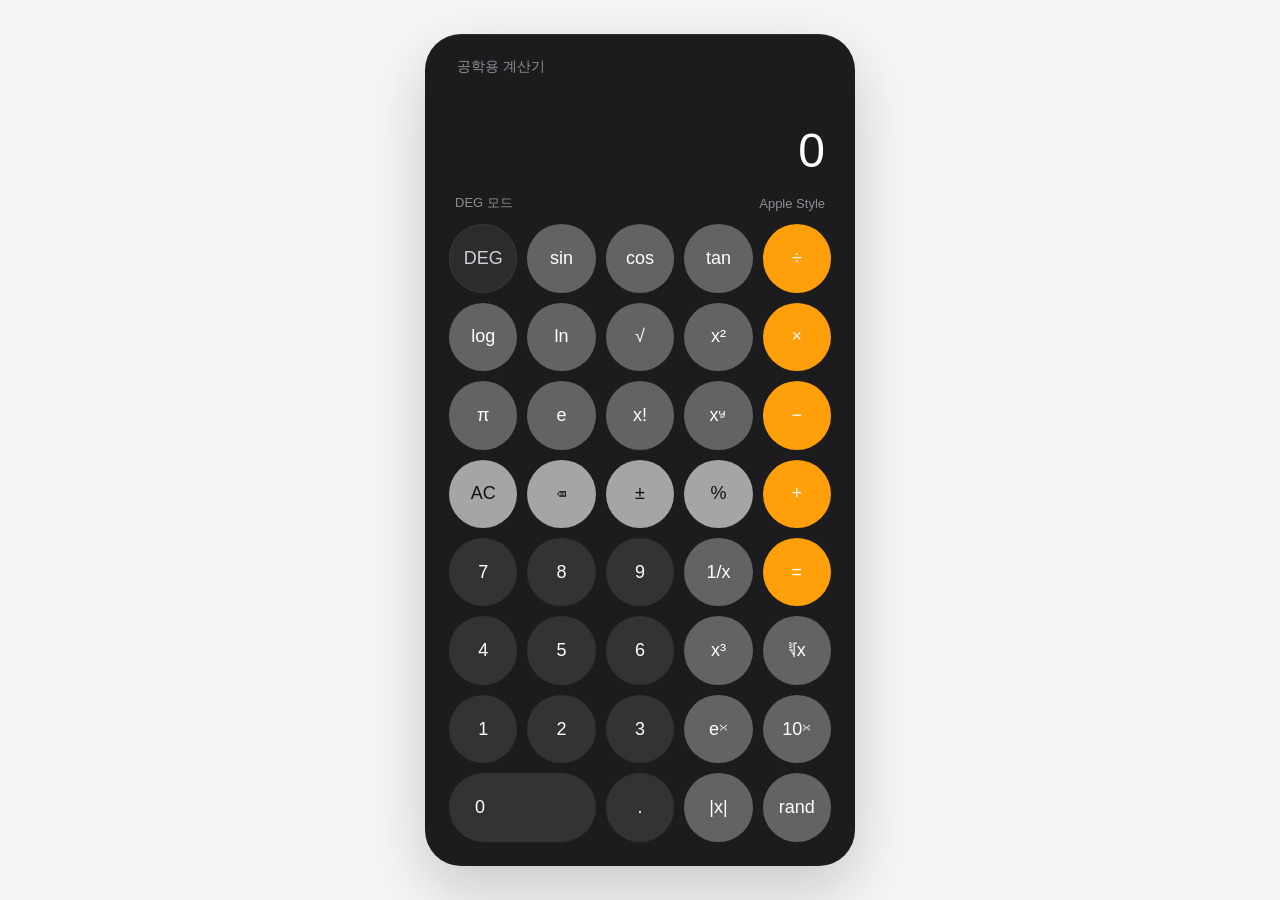
<file: calculator2.html>
<!DOCTYPE html>
<html lang="ko">
<head>
<meta charset="UTF-8" />
<meta name="viewport" content="width=device-width, initial-scale=1.0" />
<title>Apple Style Scientific Calculator</title>

<style>
* {
  box-sizing: border-box;
  margin: 0;
  padding: 0;
}

body {
  min-height: 100vh;
  display: flex;
  justify-content: center;
  align-items: center;

  background: #f5f5f7;

  font-family: -apple-system, BlinkMacSystemFont, "SF Pro Display",
    "Pretendard", "Segoe UI", sans-serif;
}

.calculator {
  width: 430px;
  padding: 24px;
  border-radius: 36px;

  background: #1c1c1e;

  box-shadow:
    0 24px 60px rgba(0, 0, 0, 0.18),
    inset 0 1px 0 rgba(255, 255, 255, 0.08);
}

.title {
  color: #8e8e93;
  font-size: 14px;
  margin-bottom: 8px;
  padding-left: 8px;
}

.display {
  height: 110px;
  padding: 16px 8px;

  color: white;

  display: flex;
  justify-content: flex-end;
  align-items: flex-end;

  font-size: 48px;
  font-weight: 300;
  letter-spacing: -0.04em;

  overflow: hidden;
}

.mode {
  display: flex;
  justify-content: space-between;
  align-items: center;

  color: #8e8e93;
  font-size: 13px;

  margin-bottom: 12px;
  padding: 0 6px;
}

.buttons {
  display: grid;
  grid-template-columns: repeat(5, 1fr);
  gap: 10px;
}

button {
  width: 100%;
  aspect-ratio: 1 / 1;

  border: none;
  border-radius: 50%;

  font-size: 18px;
  font-weight: 500;

  cursor: pointer;

  transition:
    transform 0.12s ease,
    filter 0.12s ease,
    background 0.12s ease;
}

button:active {
  transform: scale(0.94);
  filter: brightness(1.18);
}

.btn-func {
  background: #636366;
  color: white;
}

.btn-gray {
  background: #a5a5a5;
  color: #111;
}

.btn-dark {
  background: #333333;
  color: white;
}

.btn-orange {
  background: #ff9f0a;
  color: white;
}

.btn-mode {
  background: #2c2c2e;
  color: #d1d1d6;
  border: 1px solid #3a3a3c;
}

.zero {
  grid-column: span 2;
  aspect-ratio: auto;
  border-radius: 999px;
  text-align: left;
  padding-left: 26px;
}

@media (max-width: 480px) {
  .calculator {
    width: 94vw;
    padding: 18px;
    border-radius: 30px;
  }

  .display {
    font-size: 40px;
  }

  button {
    font-size: 15px;
  }
}
</style>
</head>

<body>

<div class="calculator">
  <div class="title">공학용 계산기</div>
  <div class="display" id="display">0</div>

  <div class="mode">
    <span id="angleModeText">DEG 모드</span>
    <span>Apple Style</span>
  </div>

  <div class="buttons">
    <button class="btn-mode" onclick="toggleAngleMode()">DEG</button>
    <button class="btn-func" onclick="scientific('sin')">sin</button>
    <button class="btn-func" onclick="scientific('cos')">cos</button>
    <button class="btn-func" onclick="scientific('tan')">tan</button>
    <button class="btn-orange" onclick="setOperator('/')">÷</button>

    <button class="btn-func" onclick="scientific('log')">log</button>
    <button class="btn-func" onclick="scientific('ln')">ln</button>
    <button class="btn-func" onclick="scientific('sqrt')">√</button>
    <button class="btn-func" onclick="scientific('square')">x²</button>
    <button class="btn-orange" onclick="setOperator('*')">×</button>

    <button class="btn-func" onclick="inputConstant('pi')">π</button>
    <button class="btn-func" onclick="inputConstant('e')">e</button>
    <button class="btn-func" onclick="scientific('factorial')">x!</button>
    <button class="btn-func" onclick="setOperator('power')">xʸ</button>
    <button class="btn-orange" onclick="setOperator('-')">−</button>

    <button class="btn-gray" onclick="clearDisplay()">AC</button>
    <button class="btn-gray" onclick="backspace()">⌫</button>
    <button class="btn-gray" onclick="toggleSign()">±</button>
    <button class="btn-gray" onclick="percent()">%</button>
    <button class="btn-orange" onclick="setOperator('+')">+</button>

    <button class="btn-dark" onclick="inputNumber('7')">7</button>
    <button class="btn-dark" onclick="inputNumber('8')">8</button>
    <button class="btn-dark" onclick="inputNumber('9')">9</button>
    <button class="btn-func" onclick="scientific('reciprocal')">1/x</button>
    <button class="btn-orange" onclick="calculate()">=</button>

    <button class="btn-dark" onclick="inputNumber('4')">4</button>
    <button class="btn-dark" onclick="inputNumber('5')">5</button>
    <button class="btn-dark" onclick="inputNumber('6')">6</button>
    <button class="btn-func" onclick="scientific('cube')">x³</button>
    <button class="btn-func" onclick="scientific('cuberoot')">∛x</button>

    <button class="btn-dark" onclick="inputNumber('1')">1</button>
    <button class="btn-dark" onclick="inputNumber('2')">2</button>
    <button class="btn-dark" onclick="inputNumber('3')">3</button>
    <button class="btn-func" onclick="scientific('exp')">eˣ</button>
    <button class="btn-func" onclick="scientific('tenPower')">10ˣ</button>

    <button class="btn-dark zero" onclick="inputNumber('0')">0</button>
    <button class="btn-dark" onclick="inputDecimal()">.</button>
    <button class="btn-func" onclick="scientific('abs')">|x|</button>
    <button class="btn-func" onclick="scientific('random')">rand</button>
  </div>
</div>

<script>
let currentValue = "0";
let previousValue = null;
let operator = null;
let shouldResetDisplay = false;
let angleMode = "DEG";

const display = document.getElementById("display");
const angleModeText = document.getElementById("angleModeText");

function updateDisplay() {
  display.textContent = currentValue;
}

function formatNumber(number) {
  if (!isFinite(number)) return "오류";

  const rounded = Number(number.toFixed(10));

  if (String(rounded).length > 12) {
    return rounded.toExponential(6);
  }

  return String(rounded);
}

function inputNumber(number) {
  if (currentValue === "오류") {
    currentValue = "0";
  }

  if (currentValue === "0" || shouldResetDisplay) {
    currentValue = String(number);
    shouldResetDisplay = false;
  } else {
    currentValue += String(number);
  }

  updateDisplay();
}

function inputDecimal() {
  if (currentValue === "오류") {
    currentValue = "0";
  }

  if (shouldResetDisplay) {
    currentValue = "0";
    shouldResetDisplay = false;
  }

  if (!currentValue.includes(".")) {
    currentValue += ".";
  }

  updateDisplay();
}

function clearDisplay() {
  currentValue = "0";
  previousValue = null;
  operator = null;
  shouldResetDisplay = false;
  updateDisplay();
}

function backspace() {
  if (
    currentValue === "오류" ||
    currentValue.length === 1
  ) {
    currentValue = "0";
  } else {
    currentValue = currentValue.slice(0, -1);
  }

  updateDisplay();
}

function toggleSign() {
  if (currentValue === "0" || currentValue === "오류") return;

  currentValue = formatNumber(parseFloat(currentValue) * -1);
  updateDisplay();
}

function percent() {
  if (currentValue === "오류") return;

  currentValue = formatNumber(parseFloat(currentValue) / 100);
  updateDisplay();
}

function setOperator(selectedOperator) {
  if (currentValue === "오류") return;

  if (operator !== null && !shouldResetDisplay) {
    calculate();
  }

  previousValue = currentValue;
  operator = selectedOperator;
  shouldResetDisplay = true;
}

function calculate() {
  if (
    operator === null ||
    previousValue === null ||
    currentValue === "오류"
  ) return;

  const prev = parseFloat(previousValue);
  const current = parseFloat(currentValue);

  let result;

  if (operator === "+") result = prev + current;
  if (operator === "-") result = prev - current;
  if (operator === "*") result = prev * current;

  if (operator === "/") {
    if (current === 0) {
      currentValue = "오류";
      previousValue = null;
      operator = null;
      shouldResetDisplay = true;
      updateDisplay();
      return;
    }

    result = prev / current;
  }

  if (operator === "power") {
    result = Math.pow(prev, current);
  }

  currentValue = formatNumber(result);
  previousValue = null;
  operator = null;
  shouldResetDisplay = true;

  updateDisplay();
}

function scientific(type) {
  if (currentValue === "오류") return;

  const value = parseFloat(currentValue);
  let result;

  if (type === "sin") {
    result = Math.sin(toRadian(value));
  }

  if (type === "cos") {
    result = Math.cos(toRadian(value));
  }

  if (type === "tan") {
    result = Math.tan(toRadian(value));
  }

  if (type === "log") {
    if (value <= 0) return showError();
    result = Math.log10(value);
  }

  if (type === "ln") {
    if (value <= 0) return showError();
    result = Math.log(value);
  }

  if (type === "sqrt") {
    if (value < 0) return showError();
    result = Math.sqrt(value);
  }

  if (type === "square") {
    result = value * value;
  }

  if (type === "cube") {
    result = value * value * value;
  }

  if (type === "cuberoot") {
    result = Math.cbrt(value);
  }

  if (type === "reciprocal") {
    if (value === 0) return showError();
    result = 1 / value;
  }

  if (type === "exp") {
    result = Math.exp(value);
  }

  if (type === "tenPower") {
    result = Math.pow(10, value);
  }

  if (type === "abs") {
    result = Math.abs(value);
  }

  if (type === "random") {
    result = Math.random();
  }

  if (type === "factorial") {
    if (
      value < 0 ||
      !Number.isInteger(value) ||
      value > 170
    ) {
      return showError();
    }

    result = factorial(value);
  }

  currentValue = formatNumber(result);
  shouldResetDisplay = true;
  updateDisplay();
}

function factorial(n) {
  let result = 1;

  for (let i = 2; i <= n; i++) {
    result *= i;
  }

  return result;
}

function inputConstant(type) {
  if (type === "pi") {
    currentValue = formatNumber(Math.PI);
  }

  if (type === "e") {
    currentValue = formatNumber(Math.E);
  }

  shouldResetDisplay = true;
  updateDisplay();
}

function toggleAngleMode() {
  angleMode = angleMode === "DEG" ? "RAD" : "DEG";

  angleModeText.textContent = `${angleMode} 모드`;

  const modeButton =
    document.querySelector(".btn-mode");

  modeButton.textContent = angleMode;
}

function toRadian(value) {
  if (angleMode === "DEG") {
    return value * Math.PI / 180;
  }

  return value;
}

function showError() {
  currentValue = "오류";
  previousValue = null;
  operator = null;
  shouldResetDisplay = true;
  updateDisplay();
}

updateDisplay();
</script>

</body>
</html>
</file>
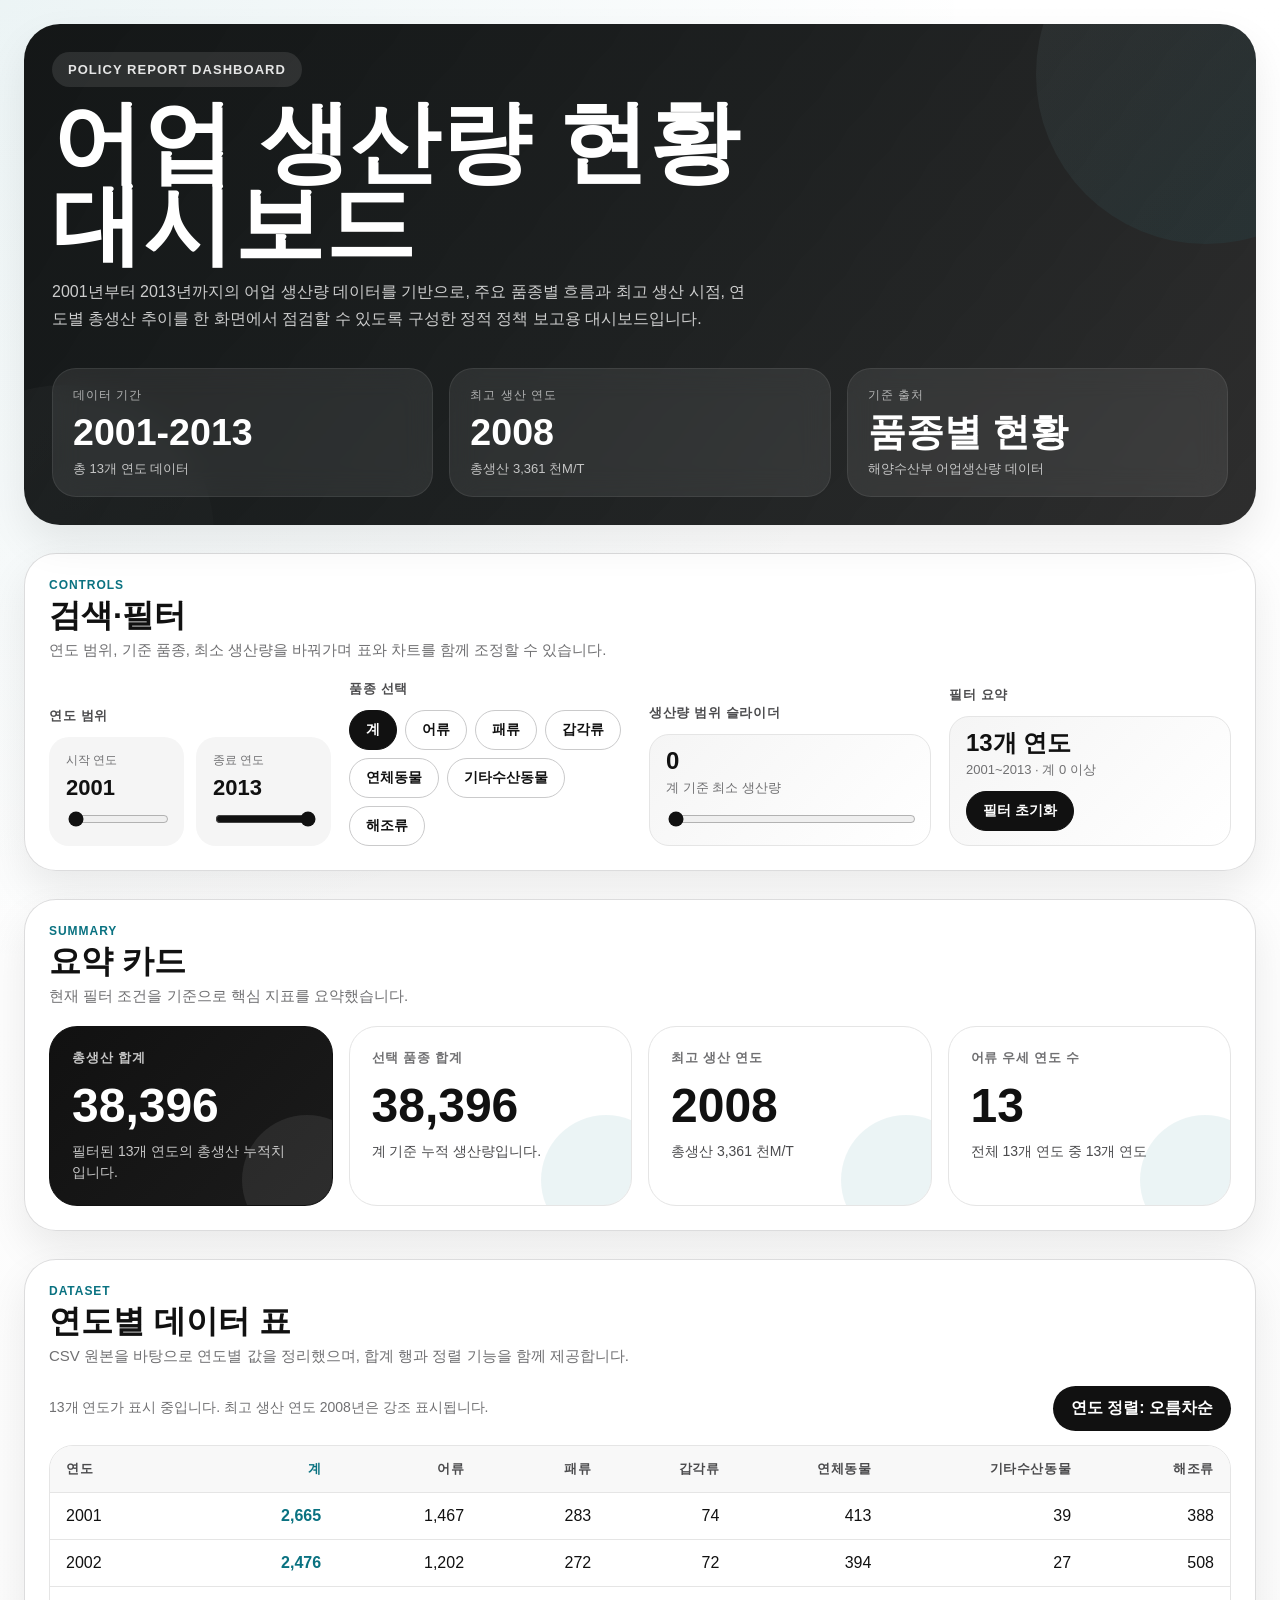
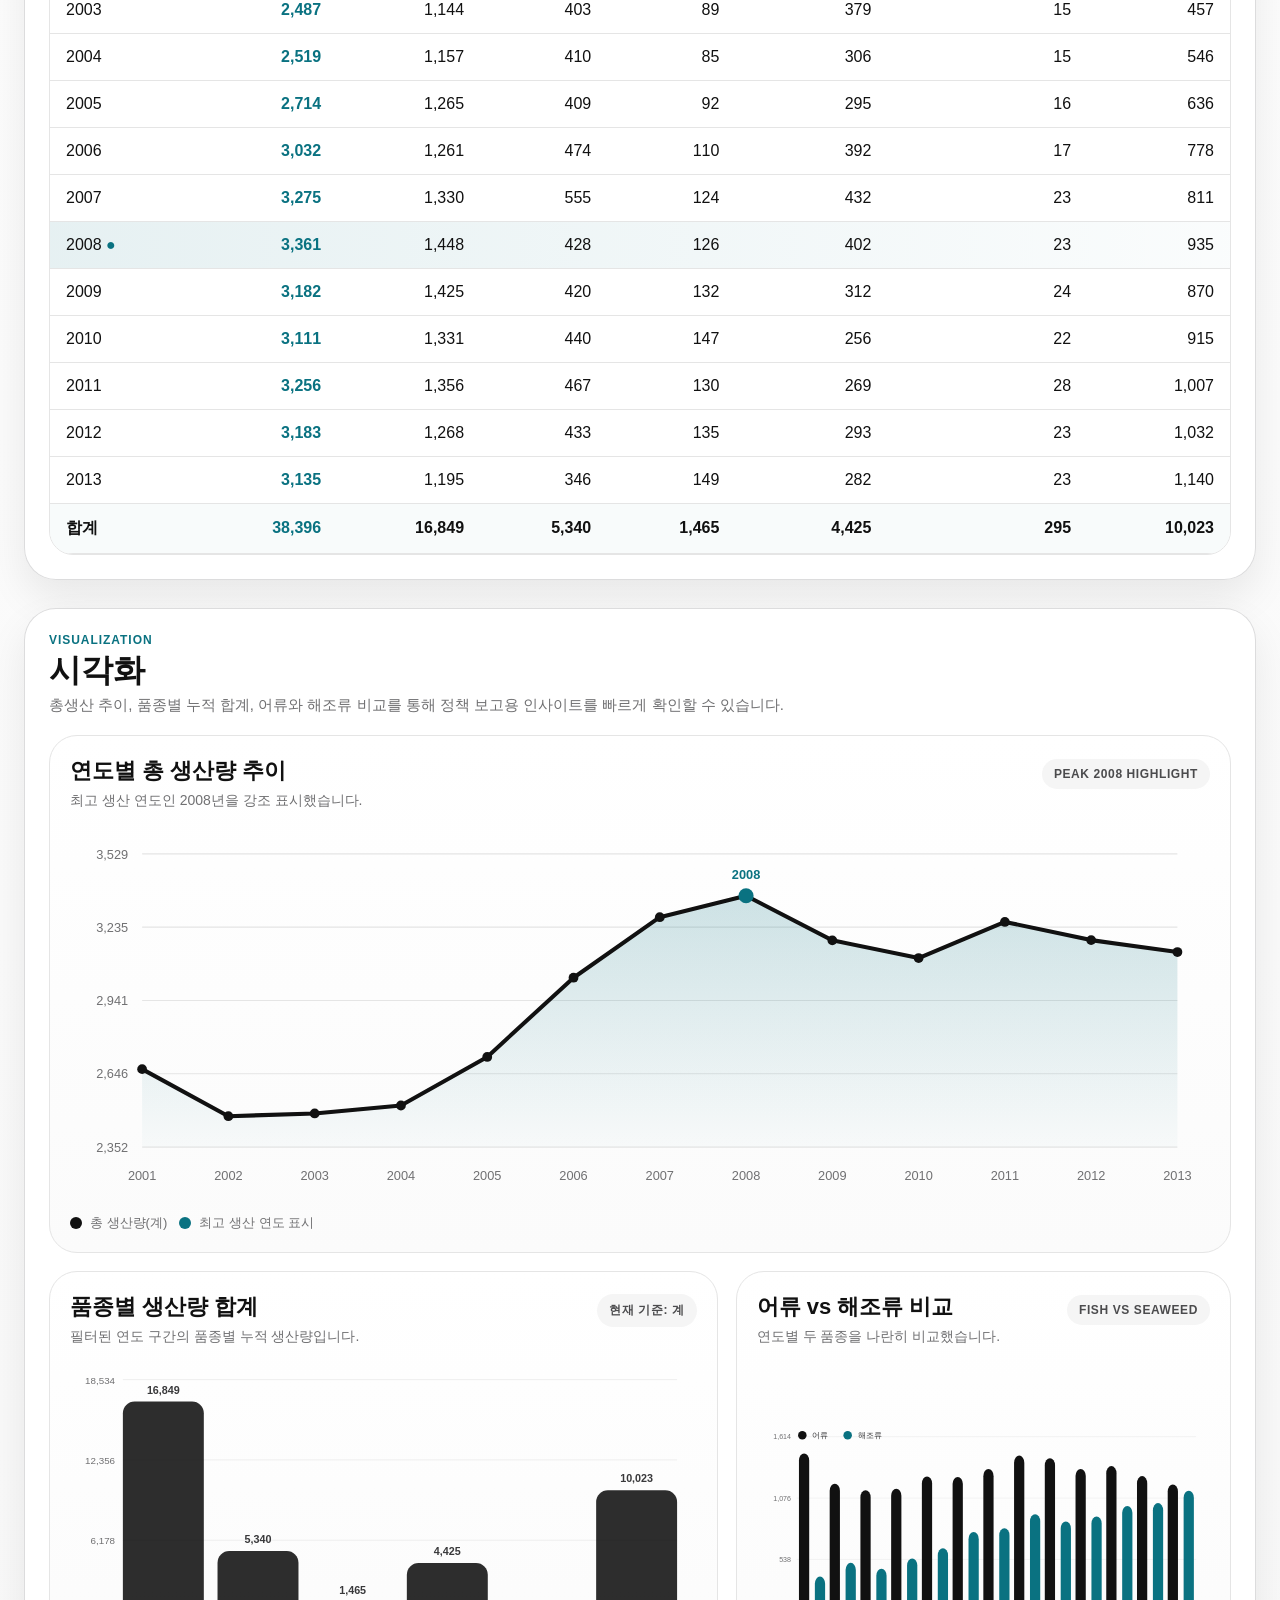
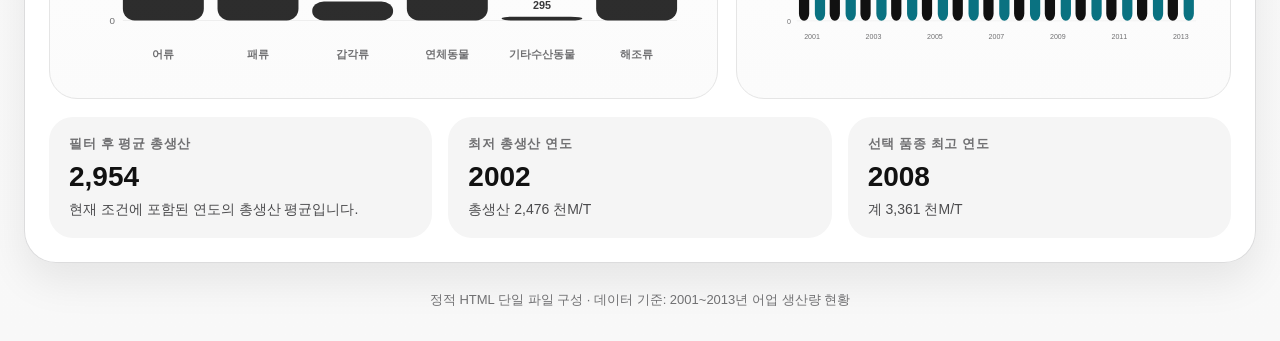
<file: policyreportdashboard.html>
<!DOCTYPE html>
<html lang="ko">
<head>
  <meta charset="UTF-8" />
  <meta name="viewport" content="width=device-width, initial-scale=1.0" />
  <title>어업 생산량 현황 대시보드</title>
  <style>
    :root {
      --ink: #111111;
      --charcoal: #39393b;
      --ash: #4b4b4d;
      --mute: #707072;
      --stone: #9e9ea0;
      --canvas: #ffffff;
      --soft-cloud: #f5f5f5;
      --hairline: #cacacb;
      --hairline-soft: #e5e5e5;
      --accent: #0a7281;
      --accent-soft: #dff3f5;
      --sale: #d30005;
      --success: #007d48;
      --shadow: 0 18px 40px rgba(17, 17, 17, 0.08);
      --radius-card: 28px;
      --radius-pill: 999px;
      --max-width: 1440px;
    }

    * {
      box-sizing: border-box;
    }

    html {
      scroll-behavior: smooth;
    }

    body {
      margin: 0;
      font-family: "Segoe UI Variable Text", "Segoe UI", "Noto Sans KR", sans-serif;
      color: var(--ink);
      background:
        radial-gradient(circle at top left, rgba(10, 114, 129, 0.08), transparent 26%),
        linear-gradient(180deg, #ffffff 0%, #f8f8f8 100%);
      overflow-x: hidden;
    }

    .page-shell {
      min-height: 100vh;
      padding: 24px;
    }

    .page {
      max-width: var(--max-width);
      margin: 0 auto;
      display: grid;
      gap: 28px;
    }

    .hero {
      position: relative;
      overflow: hidden;
      background:
        linear-gradient(135deg, rgba(17, 17, 17, 0.96), rgba(17, 17, 17, 0.88)),
        linear-gradient(120deg, rgba(10, 114, 129, 0.65), rgba(17, 17, 17, 0));
      color: var(--canvas);
      border-radius: 36px;
      padding: 28px;
      box-shadow: var(--shadow);
      isolation: isolate;
    }

    .hero::before,
    .hero::after {
      content: "";
      position: absolute;
      border-radius: 999px;
      z-index: -1;
      opacity: 0.28;
    }

    .hero::before {
      width: 340px;
      height: 340px;
      right: -120px;
      top: -120px;
      background: linear-gradient(135deg, rgba(255, 255, 255, 0.2), rgba(10, 114, 129, 0.4));
    }

    .hero::after {
      width: 300px;
      height: 300px;
      left: -110px;
      bottom: -160px;
      background: linear-gradient(135deg, rgba(255, 255, 255, 0.12), rgba(255, 255, 255, 0.02));
    }

    .hero-top {
      display: flex;
      justify-content: space-between;
      gap: 16px;
      align-items: flex-start;
      margin-bottom: 36px;
    }

    .eyebrow {
      display: inline-flex;
      align-items: center;
      gap: 8px;
      padding: 10px 16px;
      border-radius: var(--radius-pill);
      background: rgba(255, 255, 255, 0.1);
      color: rgba(255, 255, 255, 0.88);
      font-size: 13px;
      font-weight: 600;
      letter-spacing: 0.08em;
      text-transform: uppercase;
    }

    .hero h1 {
      margin: 14px 0 12px;
      max-width: 760px;
      font-family: Impact, Haettenschweiler, "Arial Narrow Bold", sans-serif;
      font-size: clamp(3rem, 7vw, 6rem);
      line-height: 0.92;
      letter-spacing: 0.01em;
      text-transform: uppercase;
    }

    .hero-copy {
      max-width: 700px;
      margin: 0;
      color: rgba(255, 255, 255, 0.78);
      font-size: 16px;
      line-height: 1.7;
    }

    .hero-meta {
      display: grid;
      grid-template-columns: repeat(3, minmax(0, 1fr));
      gap: 16px;
    }

    .hero-stat {
      padding: 18px 20px;
      border-radius: 24px;
      background: rgba(255, 255, 255, 0.08);
      backdrop-filter: blur(14px);
      border: 1px solid rgba(255, 255, 255, 0.08);
    }

    .hero-stat-label {
      font-size: 12px;
      color: rgba(255, 255, 255, 0.64);
      text-transform: uppercase;
      letter-spacing: 0.08em;
    }

    .hero-stat-value {
      margin-top: 10px;
      font-size: clamp(1.75rem, 4vw, 2.35rem);
      font-weight: 700;
      line-height: 1;
    }

    .hero-stat-note {
      margin-top: 8px;
      color: rgba(255, 255, 255, 0.72);
      font-size: 13px;
    }

    .section {
      background: rgba(255, 255, 255, 0.92);
      border: 1px solid rgba(202, 202, 203, 0.65);
      border-radius: 32px;
      box-shadow: var(--shadow);
      padding: 24px;
    }

    .section-head {
      display: flex;
      justify-content: space-between;
      align-items: flex-end;
      gap: 16px;
      margin-bottom: 20px;
    }

    .section-kicker {
      margin: 0 0 6px;
      color: var(--accent);
      font-size: 12px;
      font-weight: 700;
      letter-spacing: 0.08em;
      text-transform: uppercase;
    }

    .section-title {
      margin: 0;
      font-size: clamp(1.5rem, 3vw, 2rem);
      line-height: 1.1;
    }

    .section-desc {
      margin: 8px 0 0;
      color: var(--mute);
      font-size: 15px;
    }

    .filters {
      display: grid;
      grid-template-columns: repeat(4, minmax(0, 1fr));
      gap: 18px;
      align-items: end;
    }

    .filter-block {
      display: grid;
      gap: 12px;
      min-width: 0;
    }

    .filter-label {
      font-size: 13px;
      font-weight: 700;
      color: var(--ash);
      text-transform: uppercase;
      letter-spacing: 0.05em;
    }

    .range-pair {
      display: grid;
      grid-template-columns: repeat(2, minmax(0, 1fr));
      gap: 12px;
    }

    .range-card {
      padding: 14px 16px;
      border-radius: 20px;
      background: var(--soft-cloud);
      border: 1px solid transparent;
    }

    .range-card strong {
      display: block;
      font-size: 22px;
      line-height: 1;
      margin-bottom: 10px;
    }

    .range-card span {
      display: block;
      margin-bottom: 8px;
      font-size: 12px;
      color: var(--mute);
      text-transform: uppercase;
    }

    input[type="range"] {
      width: 100%;
      accent-color: var(--ink);
      cursor: pointer;
    }

    .species-grid {
      display: flex;
      flex-wrap: wrap;
      gap: 8px;
    }

    .chip {
      border: 1px solid var(--hairline);
      background: var(--canvas);
      color: var(--ink);
      border-radius: var(--radius-pill);
      padding: 10px 16px;
      font: inherit;
      font-size: 14px;
      font-weight: 600;
      cursor: pointer;
      transition: transform 160ms ease, background 160ms ease, color 160ms ease, border-color 160ms ease;
    }

    .chip:hover,
    .chip:focus-visible {
      transform: translateY(-1px);
      outline: none;
      border-color: var(--ink);
    }

    .chip.active {
      background: var(--ink);
      color: var(--canvas);
      border-color: var(--ink);
    }

    .slider-card {
      padding: 14px 16px;
      border-radius: 20px;
      background: linear-gradient(135deg, #f5f5f5, #ffffff);
      border: 1px solid var(--hairline-soft);
    }

    .slider-card strong {
      display: block;
      margin-bottom: 6px;
      font-size: 24px;
      line-height: 1;
    }

    .slider-card p {
      margin: 0 0 12px;
      color: var(--mute);
      font-size: 13px;
    }

    .summary-grid {
      display: grid;
      grid-template-columns: repeat(4, minmax(0, 1fr));
      gap: 16px;
    }

    .summary-card {
      position: relative;
      overflow: hidden;
      padding: 22px;
      border-radius: 28px;
      background: var(--canvas);
      border: 1px solid var(--hairline-soft);
      min-height: 168px;
    }

    .summary-card::before {
      content: "";
      position: absolute;
      inset: auto -40px -40px auto;
      width: 130px;
      height: 130px;
      border-radius: 999px;
      background: rgba(10, 114, 129, 0.08);
    }

    .summary-card strong {
      display: block;
      font-size: 13px;
      letter-spacing: 0.06em;
      text-transform: uppercase;
      color: var(--mute);
      margin-bottom: 16px;
    }

    .summary-value {
      font-size: clamp(2rem, 4vw, 3rem);
      line-height: 0.95;
      font-weight: 800;
      margin-bottom: 12px;
    }

    .summary-note {
      color: var(--ash);
      font-size: 14px;
      line-height: 1.5;
      max-width: 28ch;
    }

    .summary-card.emphasis {
      background: linear-gradient(135deg, #111111, #1b1b1b);
      color: var(--canvas);
      border-color: #111111;
    }

    .summary-card.emphasis strong,
    .summary-card.emphasis .summary-note {
      color: rgba(255, 255, 255, 0.76);
    }

    .summary-card.emphasis::before {
      background: rgba(255, 255, 255, 0.08);
    }

    .table-toolbar {
      display: flex;
      justify-content: space-between;
      align-items: center;
      gap: 12px;
      margin-bottom: 14px;
    }

    .table-meta {
      color: var(--mute);
      font-size: 14px;
    }

    .sort-button {
      border: none;
      background: var(--ink);
      color: var(--canvas);
      border-radius: var(--radius-pill);
      padding: 12px 18px;
      font: inherit;
      font-weight: 600;
      cursor: pointer;
    }

    .table-wrap {
      overflow: auto;
      border-radius: 24px;
      border: 1px solid var(--hairline-soft);
      background: var(--canvas);
    }

    table {
      width: 100%;
      border-collapse: collapse;
      min-width: 900px;
    }

    thead th {
      position: sticky;
      top: 0;
      z-index: 1;
      background: #f8f8f8;
      color: var(--ash);
      font-size: 13px;
      text-transform: uppercase;
      letter-spacing: 0.04em;
    }

    th,
    td {
      padding: 14px 16px;
      border-bottom: 1px solid var(--hairline-soft);
      text-align: right;
      white-space: nowrap;
    }

    th:first-child,
    td:first-child {
      text-align: left;
    }

    tbody tr {
      transition: background 140ms ease;
    }

    tbody tr:hover {
      background: #fafafa;
    }

    tbody tr.peak-row {
      background: linear-gradient(90deg, rgba(10, 114, 129, 0.1), rgba(10, 114, 129, 0.02));
    }

    tbody td.highlight,
    tfoot td.highlight,
    thead th.highlight {
      color: var(--accent);
      font-weight: 800;
    }

    tfoot td {
      background: #f8fbfb;
      font-weight: 800;
    }

    .chart-grid {
      display: grid;
      grid-template-columns: 1.35fr 1fr;
      gap: 18px;
    }

    .chart-card {
      display: grid;
      gap: 14px;
      padding: 20px;
      border-radius: 28px;
      background: linear-gradient(180deg, #ffffff, #fbfbfb);
      border: 1px solid var(--hairline-soft);
      min-height: 360px;
    }

    .chart-card.wide {
      grid-column: 1 / -1;
      min-height: 390px;
    }

    .chart-head {
      display: flex;
      justify-content: space-between;
      gap: 12px;
      align-items: baseline;
    }

    .chart-head h3 {
      margin: 0;
      font-size: 22px;
    }

    .chart-head p {
      margin: 6px 0 0;
      color: var(--mute);
      font-size: 14px;
    }

    .badge {
      display: inline-flex;
      align-items: center;
      gap: 6px;
      padding: 8px 12px;
      border-radius: var(--radius-pill);
      background: var(--soft-cloud);
      color: var(--ash);
      font-size: 12px;
      font-weight: 700;
      text-transform: uppercase;
      letter-spacing: 0.05em;
    }

    .chart-stage {
      width: 100%;
      height: 100%;
      min-height: 250px;
    }

    .chart-stage svg {
      width: 100%;
      height: 100%;
      overflow: visible;
    }

    .chart-legend {
      display: flex;
      flex-wrap: wrap;
      gap: 12px;
      color: var(--mute);
      font-size: 13px;
    }

    .legend-item {
      display: inline-flex;
      align-items: center;
      gap: 8px;
    }

    .legend-dot {
      width: 12px;
      height: 12px;
      border-radius: 50%;
      flex: 0 0 auto;
    }

    .insight-strip {
      display: grid;
      grid-template-columns: repeat(3, minmax(0, 1fr));
      gap: 16px;
      margin-top: 18px;
    }

    .insight {
      border-radius: 24px;
      padding: 18px 20px;
      background: var(--soft-cloud);
    }

    .insight strong {
      display: block;
      font-size: 13px;
      color: var(--mute);
      text-transform: uppercase;
      letter-spacing: 0.05em;
      margin-bottom: 10px;
    }

    .insight span {
      display: block;
      font-size: 28px;
      font-weight: 800;
      line-height: 1;
      margin-bottom: 8px;
    }

    .insight p {
      margin: 0;
      font-size: 14px;
      color: var(--ash);
      line-height: 1.5;
    }

    .empty-state {
      display: none;
      padding: 26px;
      border-radius: 24px;
      background: #fff7f7;
      border: 1px solid rgba(211, 0, 5, 0.12);
      color: var(--sale);
      font-weight: 700;
    }

    .footer-note {
      text-align: center;
      color: var(--mute);
      font-size: 13px;
      padding-bottom: 8px;
    }

    @media (max-width: 1180px) {
      .filters,
      .summary-grid,
      .insight-strip {
        grid-template-columns: repeat(2, minmax(0, 1fr));
      }

      .chart-grid {
        grid-template-columns: 1fr;
      }

      .hero-meta {
        grid-template-columns: 1fr;
      }
    }

    @media (max-width: 980px) {
      .filters,
      .summary-grid,
      .insight-strip,
      .range-pair {
        grid-template-columns: 1fr;
      }

      .hero h1 {
        font-size: clamp(2.6rem, 11vw, 4.6rem);
      }

      .section-head,
      .table-toolbar {
        align-items: flex-start;
      }
    }

    @media (max-width: 760px) {
      .page-shell {
        padding: 14px;
      }

      .hero,
      .section {
        padding: 18px;
        border-radius: 24px;
      }

      .hero-top,
      .section-head,
      .table-toolbar {
        flex-direction: column;
        align-items: flex-start;
      }

      .filters,
      .summary-grid,
      .insight-strip,
      .range-pair {
        grid-template-columns: 1fr;
      }

      .chart-card {
        min-height: 320px;
      }

      .summary-card {
        min-height: 144px;
      }

      .sort-button {
        width: 100%;
      }
    }

    @media (max-width: 640px) {
      .page {
        gap: 18px;
      }

      .hero h1 {
        font-size: clamp(2.2rem, 13vw, 3.6rem);
      }

      .hero-copy,
      .section-desc,
      .summary-note,
      .insight p {
        font-size: 14px;
      }

      .hero-stat,
      .summary-card,
      .chart-card,
      .insight,
      .range-card,
      .slider-card {
        border-radius: 20px;
      }

      .table-wrap {
        overflow: visible;
        border: none;
        background: transparent;
      }

      table {
        min-width: 0;
        border-collapse: separate;
        border-spacing: 0;
      }

      thead {
        display: none;
      }

      tbody,
      tfoot,
      tbody tr,
      tfoot tr,
      tbody td,
      tfoot td {
        display: block;
        width: 100%;
      }

      tbody {
        display: grid;
        gap: 12px;
      }

      tbody tr,
      tfoot tr {
        border: 1px solid var(--hairline-soft);
        border-radius: 20px;
        background: var(--canvas);
        padding: 8px 0;
        overflow: hidden;
        box-shadow: 0 12px 28px rgba(17, 17, 17, 0.05);
      }

      tbody td,
      tfoot td {
        display: flex;
        justify-content: space-between;
        align-items: center;
        gap: 16px;
        padding: 12px 16px;
        text-align: left;
        white-space: normal;
      }

      tbody td::before,
      tfoot td::before {
        content: attr(data-label);
        flex: 0 0 42%;
        color: var(--mute);
        font-size: 12px;
        font-weight: 700;
        letter-spacing: 0.05em;
        text-transform: uppercase;
      }

      tbody td.highlight,
      tfoot td.highlight {
        color: var(--ink);
      }

      tfoot {
        margin-top: 12px;
        display: block;
      }

      tfoot td {
        background: transparent;
      }

      .chart-card,
      .chart-card.wide {
        min-height: 280px;
      }

      .chart-stage {
        min-height: 220px;
      }
    }
  </style>
</head>
<body>
  <div class="page-shell">
    <main class="page">
      <header class="hero">
        <div class="hero-top">
          <div>
            <div class="eyebrow">Policy Report Dashboard</div>
            <h1>어업 생산량 현황 대시보드</h1>
            <p class="hero-copy">
              2001년부터 2013년까지의 어업 생산량 데이터를 기반으로, 주요 품종별 흐름과 최고 생산 시점,
              연도별 총생산 추이를 한 화면에서 점검할 수 있도록 구성한 정적 정책 보고용 대시보드입니다.
            </p>
          </div>
        </div>
        <div class="hero-meta">
          <div class="hero-stat">
            <div class="hero-stat-label">데이터 기간</div>
            <div class="hero-stat-value">2001-2013</div>
            <div class="hero-stat-note">총 13개 연도 데이터</div>
          </div>
          <div class="hero-stat">
            <div class="hero-stat-label">최고 생산 연도</div>
            <div class="hero-stat-value">2008</div>
            <div class="hero-stat-note">총생산 3,361 천M/T</div>
          </div>
          <div class="hero-stat">
            <div class="hero-stat-label">기준 출처</div>
            <div class="hero-stat-value">품종별 현황</div>
            <div class="hero-stat-note">해양수산부 어업생산량 데이터</div>
          </div>
        </div>
      </header>

      <section class="section">
        <div class="section-head">
          <div>
            <p class="section-kicker">Controls</p>
            <h2 class="section-title">검색·필터</h2>
            <p class="section-desc">연도 범위, 기준 품종, 최소 생산량을 바꿔가며 표와 차트를 함께 조정할 수 있습니다.</p>
          </div>
        </div>
        <div class="filters">
          <div class="filter-block">
            <div class="filter-label">연도 범위</div>
            <div class="range-pair">
              <div class="range-card">
                <span>시작 연도</span>
                <strong id="yearStartValue">2001</strong>
                <input id="yearStart" type="range" min="2001" max="2013" value="2001" step="1" />
              </div>
              <div class="range-card">
                <span>종료 연도</span>
                <strong id="yearEndValue">2013</strong>
                <input id="yearEnd" type="range" min="2001" max="2013" value="2013" step="1" />
              </div>
            </div>
          </div>

          <div class="filter-block">
            <div class="filter-label">품종 선택</div>
            <div id="speciesGrid" class="species-grid" aria-label="품종 선택"></div>
          </div>

          <div class="filter-block">
            <div class="filter-label">생산량 범위 슬라이더</div>
            <div class="slider-card">
              <strong id="minProductionValue">0</strong>
              <p id="minProductionNote">선택한 품종 기준 최소 생산량</p>
              <input id="minProduction" type="range" min="0" max="3361" value="0" step="1" />
            </div>
          </div>

          <div class="filter-block">
            <div class="filter-label">필터 요약</div>
            <div class="slider-card">
              <strong id="filterSummaryYears">13개 연도</strong>
              <p id="filterSummaryText">전체 구간이 표시되고 있습니다.</p>
              <button id="resetFilters" class="chip active" type="button">필터 초기화</button>
            </div>
          </div>
        </div>
      </section>

      <section class="section">
        <div class="section-head">
          <div>
            <p class="section-kicker">Summary</p>
            <h2 class="section-title">요약 카드</h2>
            <p class="section-desc">현재 필터 조건을 기준으로 핵심 지표를 요약했습니다.</p>
          </div>
        </div>
        <div class="summary-grid">
          <article class="summary-card emphasis">
            <strong>총생산 합계</strong>
            <div id="summaryTotal" class="summary-value">0</div>
            <div id="summaryTotalNote" class="summary-note">필터 적용 구간의 총생산 합계</div>
          </article>
          <article class="summary-card">
            <strong>선택 품종 합계</strong>
            <div id="summaryMetricTotal" class="summary-value">0</div>
            <div id="summaryMetricNote" class="summary-note">현재 선택 품종의 누적 생산량</div>
          </article>
          <article class="summary-card">
            <strong>최고 생산 연도</strong>
            <div id="summaryPeakYear" class="summary-value">-</div>
            <div id="summaryPeakNote" class="summary-note">필터 구간 내 총생산 최대 연도</div>
          </article>
          <article class="summary-card">
            <strong>어류 우세 연도 수</strong>
            <div id="summaryFishLead" class="summary-value">0</div>
            <div id="summaryFishLeadNote" class="summary-note">어류 생산량이 해조류보다 큰 연도 수</div>
          </article>
        </div>
      </section>

      <section class="section">
        <div class="section-head">
          <div>
            <p class="section-kicker">Dataset</p>
            <h2 class="section-title">연도별 데이터 표</h2>
            <p class="section-desc">CSV 원본을 바탕으로 연도별 값을 정리했으며, 합계 행과 정렬 기능을 함께 제공합니다.</p>
          </div>
        </div>
        <div class="table-toolbar">
          <div id="tableMeta" class="table-meta">13개 연도가 표시 중입니다.</div>
          <button id="sortYear" class="sort-button" type="button">연도 정렬: 오름차순</button>
        </div>
        <div id="emptyState" class="empty-state">현재 조건에 맞는 데이터가 없습니다. 필터를 완화해 주세요.</div>
        <div class="table-wrap">
          <table>
            <thead>
              <tr id="tableHeadRow"></tr>
            </thead>
            <tbody id="tableBody"></tbody>
            <tfoot>
              <tr id="tableFootRow"></tr>
            </tfoot>
          </table>
        </div>
      </section>

      <section class="section">
        <div class="section-head">
          <div>
            <p class="section-kicker">Visualization</p>
            <h2 class="section-title">시각화</h2>
            <p class="section-desc">총생산 추이, 품종별 누적 합계, 어류와 해조류 비교를 통해 정책 보고용 인사이트를 빠르게 확인할 수 있습니다.</p>
          </div>
        </div>

        <div class="chart-grid">
          <article class="chart-card wide">
            <div class="chart-head">
              <div>
                <h3>연도별 총 생산량 추이</h3>
                <p>최고 생산 연도인 2008년을 강조 표시했습니다.</p>
              </div>
              <div class="badge">Peak 2008 Highlight</div>
            </div>
            <div id="lineChart" class="chart-stage" aria-label="연도별 총 생산량 추이 차트"></div>
            <div class="chart-legend">
              <span class="legend-item"><span class="legend-dot" style="background:#111111;"></span>총 생산량(계)</span>
              <span class="legend-item"><span class="legend-dot" style="background:#0a7281;"></span>최고 생산 연도 표시</span>
            </div>
          </article>

          <article class="chart-card">
            <div class="chart-head">
              <div>
                <h3>품종별 생산량 합계</h3>
                <p>필터된 연도 구간의 품종별 누적 생산량입니다.</p>
              </div>
              <div id="speciesBadge" class="badge">현재 기준: 계</div>
            </div>
            <div id="barChart" class="chart-stage" aria-label="품종별 생산량 합계 차트"></div>
          </article>

          <article class="chart-card">
            <div class="chart-head">
              <div>
                <h3>어류 vs 해조류 비교</h3>
                <p>연도별 두 품종을 나란히 비교했습니다.</p>
              </div>
              <div class="badge">Fish vs Seaweed</div>
            </div>
            <div id="compareChart" class="chart-stage" aria-label="어류와 해조류 비교 차트"></div>
          </article>
        </div>

        <div class="insight-strip">
          <div class="insight">
            <strong>필터 후 평균 총생산</strong>
            <span id="insightAverage">0</span>
            <p>현재 조건에 포함된 연도의 총생산 평균입니다.</p>
          </div>
          <div class="insight">
            <strong>최저 총생산 연도</strong>
            <span id="insightMinYear">-</span>
            <p id="insightMinNote">총생산 최저 시점을 확인할 수 있습니다.</p>
          </div>
          <div class="insight">
            <strong>선택 품종 최고 연도</strong>
            <span id="insightMetricPeak">-</span>
            <p id="insightMetricPeakNote">선택 품종이 가장 높았던 연도입니다.</p>
          </div>
        </div>
      </section>

      <div class="footer-note">정적 HTML 단일 파일 구성 · 데이터 기준: 2001~2013년 어업 생산량 현황</div>
    </main>
  </div>

  <script>
    const csvText = `연도,계(단위:천M/T),어류,패류,갑각류,연체동물,기타수산동물,해조류
2001,2665,1467,283,74,413,39,388
2002,2476,1202,272,72,394,27,508
2003,2487,1144,403,89,379,15,457
2004,2519,1157,410,85,306,15,546
2005,2714,1265,409,92,295,16,636
2006,3032,1261,474,110,392,17,778
2007,3275,1330,555,124,432,23,811
2008,3361,1448,428,126,402,23,935
2009,3182,1425,420,132,312,24,870
2010,3111,1331,440,147,256,22,915
2011,3256,1356,467,130,269,28,1007
2012,3183,1268,433,135,293,23,1032
2013,3135,1195,346,149,282,23,1140`;

    const tableColumns = [
      { key: "year", label: "연도" },
      { key: "total", label: "계" },
      { key: "fish", label: "어류" },
      { key: "shellfish", label: "패류" },
      { key: "crustaceans", label: "갑각류" },
      { key: "mollusks", label: "연체동물" },
      { key: "other", label: "기타수산동물" },
      { key: "seaweed", label: "해조류" }
    ];

    const metricMap = {
      total: "계",
      fish: "어류",
      shellfish: "패류",
      crustaceans: "갑각류",
      mollusks: "연체동물",
      other: "기타수산동물",
      seaweed: "해조류"
    };

    const speciesOrder = ["total", "fish", "shellfish", "crustaceans", "mollusks", "other", "seaweed"];
    const chartSpeciesOrder = ["fish", "shellfish", "crustaceans", "mollusks", "other", "seaweed"];

    const rawRows = csvText.trim().split("\n").slice(1).map((line) => {
      const [year, total, fish, shellfish, crustaceans, mollusks, other, seaweed] = line.split(",").map(Number);
      return { year, total, fish, shellfish, crustaceans, mollusks, other, seaweed };
    });

    const peakOverall = rawRows.reduce((max, row) => row.total > max.total ? row : max, rawRows[0]);
    const maxByMetric = speciesOrder.reduce((acc, key) => Math.max(acc, ...rawRows.map((row) => row[key])), 0);

    const state = {
      yearStart: rawRows[0].year,
      yearEnd: rawRows[rawRows.length - 1].year,
      selectedMetric: "total",
      minProduction: 0,
      sortAsc: true
    };

    const elements = {
      yearStart: document.getElementById("yearStart"),
      yearEnd: document.getElementById("yearEnd"),
      yearStartValue: document.getElementById("yearStartValue"),
      yearEndValue: document.getElementById("yearEndValue"),
      minProduction: document.getElementById("minProduction"),
      minProductionValue: document.getElementById("minProductionValue"),
      minProductionNote: document.getElementById("minProductionNote"),
      filterSummaryYears: document.getElementById("filterSummaryYears"),
      filterSummaryText: document.getElementById("filterSummaryText"),
      speciesGrid: document.getElementById("speciesGrid"),
      resetFilters: document.getElementById("resetFilters"),
      summaryTotal: document.getElementById("summaryTotal"),
      summaryTotalNote: document.getElementById("summaryTotalNote"),
      summaryMetricTotal: document.getElementById("summaryMetricTotal"),
      summaryMetricNote: document.getElementById("summaryMetricNote"),
      summaryPeakYear: document.getElementById("summaryPeakYear"),
      summaryPeakNote: document.getElementById("summaryPeakNote"),
      summaryFishLead: document.getElementById("summaryFishLead"),
      summaryFishLeadNote: document.getElementById("summaryFishLeadNote"),
      tableHeadRow: document.getElementById("tableHeadRow"),
      tableBody: document.getElementById("tableBody"),
      tableFootRow: document.getElementById("tableFootRow"),
      tableMeta: document.getElementById("tableMeta"),
      sortYear: document.getElementById("sortYear"),
      emptyState: document.getElementById("emptyState"),
      lineChart: document.getElementById("lineChart"),
      barChart: document.getElementById("barChart"),
      compareChart: document.getElementById("compareChart"),
      speciesBadge: document.getElementById("speciesBadge"),
      insightAverage: document.getElementById("insightAverage"),
      insightMinYear: document.getElementById("insightMinYear"),
      insightMinNote: document.getElementById("insightMinNote"),
      insightMetricPeak: document.getElementById("insightMetricPeak"),
      insightMetricPeakNote: document.getElementById("insightMetricPeakNote")
    };

    function formatNumber(value) {
      return new Intl.NumberFormat("ko-KR").format(value);
    }

    function clampFilters() {
      if (state.yearStart > state.yearEnd) {
        if (Number(elements.yearStart.dataset.lastMoved || 0) >= Number(elements.yearEnd.dataset.lastMoved || 0)) {
          state.yearEnd = state.yearStart;
        } else {
          state.yearStart = state.yearEnd;
        }
      }

      const metricMax = Math.max(...rawRows.map((row) => row[state.selectedMetric]));
      elements.minProduction.max = String(metricMax);
      if (state.minProduction > metricMax) {
        state.minProduction = metricMax;
      }
    }

    function getFilteredRows() {
      return rawRows
        .filter((row) => row.year >= state.yearStart && row.year <= state.yearEnd)
        .filter((row) => row[state.selectedMetric] >= state.minProduction)
        .sort((a, b) => state.sortAsc ? a.year - b.year : b.year - a.year);
    }

    function buildSpeciesButtons() {
      elements.speciesGrid.innerHTML = "";
      speciesOrder.forEach((key) => {
        const button = document.createElement("button");
        button.type = "button";
        button.className = `chip${state.selectedMetric === key ? " active" : ""}`;
        button.textContent = metricMap[key];
        button.addEventListener("click", () => {
          state.selectedMetric = key;
          clampFilters();
          render();
        });
        elements.speciesGrid.appendChild(button);
      });
    }

    function renderTableHead() {
      elements.tableHeadRow.innerHTML = tableColumns.map((column) => {
        const highlight = state.selectedMetric === column.key ? "highlight" : "";
        return `<th class="${highlight}">${column.label}</th>`;
      }).join("");
    }

    function renderTable(rows) {
      const selectedColumn = state.selectedMetric;
      elements.emptyState.style.display = rows.length ? "none" : "block";

      elements.tableBody.innerHTML = rows.map((row) => {
        const cells = tableColumns.map((column) => {
          const value = row[column.key];
          const content = column.key === "year" ? `${value}${row.year === peakOverall.year ? " <span style=\"color:#0a7281;font-weight:800;\">●</span>" : ""}` : formatNumber(value);
          const highlight = selectedColumn === column.key ? "highlight" : "";
          return `<td class="${highlight}" data-label="${column.label}">${content}</td>`;
        }).join("");

        const rowClass = row.year === peakOverall.year ? "peak-row" : "";
        return `<tr class="${rowClass}">${cells}</tr>`;
      }).join("");

      const totals = tableColumns.reduce((acc, column) => {
        acc[column.key] = column.key === "year" ? "합계" : rows.reduce((sum, row) => sum + row[column.key], 0);
        return acc;
      }, {});

      elements.tableFootRow.innerHTML = tableColumns.map((column) => {
        const highlight = selectedColumn === column.key ? "highlight" : "";
        const content = column.key === "year" ? totals[column.key] : formatNumber(totals[column.key]);
        return `<td class="${highlight}" data-label="${column.label}">${content}</td>`;
      }).join("");

      elements.tableMeta.textContent = rows.length
        ? `${rows.length}개 연도가 표시 중입니다. 최고 생산 연도 ${peakOverall.year}년은 강조 표시됩니다.`
        : "현재 조건에 맞는 데이터가 없습니다.";
    }

    function renderSummary(rows) {
      const totalSum = rows.reduce((sum, row) => sum + row.total, 0);
      const metricSum = rows.reduce((sum, row) => sum + row[state.selectedMetric], 0);
      const peak = rows.reduce((max, row) => !max || row.total > max.total ? row : max, null);
      const min = rows.reduce((minRow, row) => !minRow || row.total < minRow.total ? row : minRow, null);
      const metricPeak = rows.reduce((max, row) => !max || row[state.selectedMetric] > max[state.selectedMetric] ? row : max, null);
      const fishLeadCount = rows.filter((row) => row.fish > row.seaweed).length;
      const average = rows.length ? Math.round(totalSum / rows.length) : 0;

      elements.summaryTotal.textContent = formatNumber(totalSum);
      elements.summaryTotalNote.textContent = rows.length
        ? `필터된 ${rows.length}개 연도의 총생산 누적치입니다.`
        : "필터 조건에 맞는 데이터가 없습니다.";
      elements.summaryMetricTotal.textContent = formatNumber(metricSum);
      elements.summaryMetricNote.textContent = `${metricMap[state.selectedMetric]} 기준 누적 생산량입니다.`;
      elements.summaryPeakYear.textContent = peak ? String(peak.year) : "-";
      elements.summaryPeakNote.textContent = peak ? `총생산 ${formatNumber(peak.total)} 천M/T` : "데이터 없음";
      elements.summaryFishLead.textContent = formatNumber(fishLeadCount);
      elements.summaryFishLeadNote.textContent = rows.length ? `전체 ${rows.length}개 연도 중 ${fishLeadCount}개 연도` : "데이터 없음";

      elements.filterSummaryYears.textContent = `${rows.length}개 연도`;
      elements.filterSummaryText.textContent = `${state.yearStart}~${state.yearEnd} · ${metricMap[state.selectedMetric]} ${formatNumber(state.minProduction)} 이상`;
      elements.speciesBadge.textContent = `현재 기준: ${metricMap[state.selectedMetric]}`;

      elements.insightAverage.textContent = formatNumber(average);
      elements.insightMinYear.textContent = min ? String(min.year) : "-";
      elements.insightMinNote.textContent = min ? `총생산 ${formatNumber(min.total)} 천M/T` : "조건에 맞는 데이터가 없습니다.";
      elements.insightMetricPeak.textContent = metricPeak ? String(metricPeak.year) : "-";
      elements.insightMetricPeakNote.textContent = metricPeak ? `${metricMap[state.selectedMetric]} ${formatNumber(metricPeak[state.selectedMetric])} 천M/T` : "조건에 맞는 데이터가 없습니다.";
    }

    function svgWrap(content, width, height) {
      return `<svg viewBox="0 0 ${width} ${height}" role="img" aria-hidden="true">${content}</svg>`;
    }

    function renderLineChart(rows) {
      if (!rows.length) {
        elements.lineChart.innerHTML = "<div class=\"empty-state\" style=\"display:block;\">표시할 차트 데이터가 없습니다.</div>";
        return;
      }

      const width = 980;
      const height = 320;
      const margin = { top: 24, right: 28, bottom: 44, left: 62 };
      const innerWidth = width - margin.left - margin.right;
      const innerHeight = height - margin.top - margin.bottom;
      const minY = Math.min(...rows.map((row) => row.total)) * 0.95;
      const maxY = Math.max(...rows.map((row) => row.total)) * 1.05;
      const stepX = rows.length > 1 ? innerWidth / (rows.length - 1) : 0;

      const xFor = (index) => margin.left + stepX * index;
      const yFor = (value) => margin.top + innerHeight - ((value - minY) / (maxY - minY || 1)) * innerHeight;

      const gridLines = Array.from({ length: 5 }, (_, index) => {
        const ratio = index / 4;
        const value = Math.round(maxY - (maxY - minY) * ratio);
        const y = margin.top + innerHeight * ratio;
        return `
          <line x1="${margin.left}" y1="${y}" x2="${width - margin.right}" y2="${y}" stroke="#e5e5e5" stroke-width="1" />
          <text x="${margin.left - 12}" y="${y + 4}" text-anchor="end" fill="#707072" font-size="11">${formatNumber(value)}</text>
        `;
      }).join("");

      const points = rows.map((row, index) => `${xFor(index)},${yFor(row.total)}`).join(" ");

      const pointDots = rows.map((row, index) => {
        const x = xFor(index);
        const y = yFor(row.total);
        const isPeak = row.year === peakOverall.year;
        const fill = isPeak ? "#0a7281" : "#111111";
        const radius = isPeak ? 6.5 : 4.2;
        const label = isPeak
          ? `<text x="${x}" y="${y - 14}" text-anchor="middle" fill="#0a7281" font-size="11" font-weight="700">${row.year}</text>`
          : "";
        return `${label}<circle cx="${x}" cy="${y}" r="${radius}" fill="${fill}" />`;
      }).join("");

      const xLabels = rows.map((row, index) => `
        <text x="${xFor(index)}" y="${height - 16}" text-anchor="middle" fill="#707072" font-size="11">${row.year}</text>
      `).join("");

      const content = `
        <defs>
          <linearGradient id="lineFill" x1="0" x2="0" y1="0" y2="1">
            <stop offset="0%" stop-color="#0a7281" stop-opacity="0.20" />
            <stop offset="100%" stop-color="#0a7281" stop-opacity="0.02" />
          </linearGradient>
        </defs>
        ${gridLines}
        <polyline
          points="${points} ${xFor(rows.length - 1)},${margin.top + innerHeight} ${xFor(0)},${margin.top + innerHeight}"
          fill="url(#lineFill)"
          stroke="none"
        />
        <polyline
          points="${points}"
          fill="none"
          stroke="#111111"
          stroke-width="3.5"
          stroke-linejoin="round"
          stroke-linecap="round"
        />
        ${pointDots}
        ${xLabels}
      `;

      elements.lineChart.innerHTML = svgWrap(content, width, height);
    }

    function renderBarChart(rows) {
      if (!rows.length) {
        elements.barChart.innerHTML = "<div class=\"empty-state\" style=\"display:block;\">표시할 차트 데이터가 없습니다.</div>";
        return;
      }

      const totals = chartSpeciesOrder.map((key) => ({
        key,
        label: metricMap[key],
        value: rows.reduce((sum, row) => sum + row[key], 0)
      }));

      const width = 640;
      const height = 320;
      const margin = { top: 18, right: 20, bottom: 56, left: 54 };
      const innerWidth = width - margin.left - margin.right;
      const innerHeight = height - margin.top - margin.bottom;
      const barGap = 14;
      const barWidth = (innerWidth - barGap * (totals.length - 1)) / totals.length;
      const maxValue = Math.max(...totals.map((item) => item.value)) * 1.1;

      const bars = totals.map((item, index) => {
        const x = margin.left + index * (barWidth + barGap);
        const heightValue = (item.value / (maxValue || 1)) * innerHeight;
        const y = margin.top + innerHeight - heightValue;
        const active = item.key === state.selectedMetric;
        const fill = active ? "#0a7281" : "#111111";
        return `
          <rect x="${x}" y="${y}" width="${barWidth}" height="${heightValue}" rx="12" fill="${fill}" opacity="${active ? 1 : 0.88}" />
          <text x="${x + barWidth / 2}" y="${y - 8}" text-anchor="middle" fill="${active ? "#0a7281" : "#39393b"}" font-size="11" font-weight="700">${formatNumber(item.value)}</text>
          <text x="${x + barWidth / 2}" y="${height - 18}" text-anchor="middle" fill="${active ? "#0a7281" : "#707072"}" font-size="11" font-weight="${active ? 800 : 600}">${item.label}</text>
        `;
      }).join("");

      const yLines = Array.from({ length: 4 }, (_, index) => {
        const ratio = index / 3;
        const value = Math.round(maxValue - maxValue * ratio);
        const y = margin.top + innerHeight * ratio;
        return `
          <line x1="${margin.left}" y1="${y}" x2="${width - margin.right}" y2="${y}" stroke="#eeeeee" stroke-width="1" />
          <text x="${margin.left - 8}" y="${y + 4}" text-anchor="end" fill="#707072" font-size="10">${formatNumber(value)}</text>
        `;
      }).join("");

      elements.barChart.innerHTML = svgWrap(`${yLines}${bars}`, width, height);
    }

    function renderCompareChart(rows) {
      if (!rows.length) {
        elements.compareChart.innerHTML = "<div class=\"empty-state\" style=\"display:block;\">표시할 차트 데이터가 없습니다.</div>";
        return;
      }

      const width = 640;
      const height = 320;
      const margin = { top: 20, right: 20, bottom: 40, left: 56 };
      const innerWidth = width - margin.left - margin.right;
      const innerHeight = height - margin.top - margin.bottom;
      const groupWidth = innerWidth / rows.length;
      const barWidth = Math.min(24, groupWidth / 3);
      const maxValue = Math.max(...rows.flatMap((row) => [row.fish, row.seaweed])) * 1.1;

      const groups = rows.map((row, index) => {
        const center = margin.left + groupWidth * index + groupWidth / 2;
        const fishHeight = (row.fish / (maxValue || 1)) * innerHeight;
        const seaweedHeight = (row.seaweed / (maxValue || 1)) * innerHeight;
        const fishY = margin.top + innerHeight - fishHeight;
        const seaweedY = margin.top + innerHeight - seaweedHeight;
        const label = rows.length <= 8 || index % 2 === 0 ? row.year : "";
        return `
          <rect x="${center - barWidth - 4}" y="${fishY}" width="${barWidth}" height="${fishHeight}" rx="10" fill="#111111" />
          <rect x="${center + 4}" y="${seaweedY}" width="${barWidth}" height="${seaweedHeight}" rx="10" fill="#0a7281" />
          <text x="${center}" y="${height - 14}" text-anchor="middle" fill="#707072" font-size="10">${label}</text>
        `;
      }).join("");

      const yLines = Array.from({ length: 4 }, (_, index) => {
        const ratio = index / 3;
        const value = Math.round(maxValue - maxValue * ratio);
        const y = margin.top + innerHeight * ratio;
        return `
          <line x1="${margin.left}" y1="${y}" x2="${width - margin.right}" y2="${y}" stroke="#eeeeee" stroke-width="1" />
          <text x="${margin.left - 8}" y="${y + 4}" text-anchor="end" fill="#707072" font-size="10">${formatNumber(value)}</text>
        `;
      }).join("");

      const legend = `
        <g transform="translate(${margin.left}, 10)">
          <circle cx="8" cy="8" r="6" fill="#111111" />
          <text x="22" y="12" fill="#39393b" font-size="11">어류</text>
          <circle cx="72" cy="8" r="6" fill="#0a7281" />
          <text x="86" y="12" fill="#39393b" font-size="11">해조류</text>
        </g>
      `;

      elements.compareChart.innerHTML = svgWrap(`${yLines}${legend}${groups}`, width, height);
    }

    function render() {
      clampFilters();
      elements.yearStart.value = String(state.yearStart);
      elements.yearEnd.value = String(state.yearEnd);
      elements.yearStartValue.textContent = String(state.yearStart);
      elements.yearEndValue.textContent = String(state.yearEnd);
      elements.minProduction.value = String(state.minProduction);
      elements.minProductionValue.textContent = formatNumber(state.minProduction);
      elements.minProductionNote.textContent = `${metricMap[state.selectedMetric]} 기준 최소 생산량`;
      elements.sortYear.textContent = `연도 정렬: ${state.sortAsc ? "오름차순" : "내림차순"}`;

      buildSpeciesButtons();
      renderTableHead();
      const rows = getFilteredRows();
      renderTable(rows);
      renderSummary(rows);
      renderLineChart(rows);
      renderBarChart(rows);
      renderCompareChart(rows);
    }

    elements.yearStart.addEventListener("input", (event) => {
      elements.yearStart.dataset.lastMoved = String(Date.now());
      state.yearStart = Number(event.target.value);
      render();
    });

    elements.yearEnd.addEventListener("input", (event) => {
      elements.yearEnd.dataset.lastMoved = String(Date.now());
      state.yearEnd = Number(event.target.value);
      render();
    });

    elements.minProduction.addEventListener("input", (event) => {
      state.minProduction = Number(event.target.value);
      render();
    });

    elements.sortYear.addEventListener("click", () => {
      state.sortAsc = !state.sortAsc;
      render();
    });

    elements.resetFilters.addEventListener("click", () => {
      state.yearStart = rawRows[0].year;
      state.yearEnd = rawRows[rawRows.length - 1].year;
      state.selectedMetric = "total";
      state.minProduction = 0;
      state.sortAsc = true;
      render();
    });

    render();
  </script>
</body>
</html>
</file>
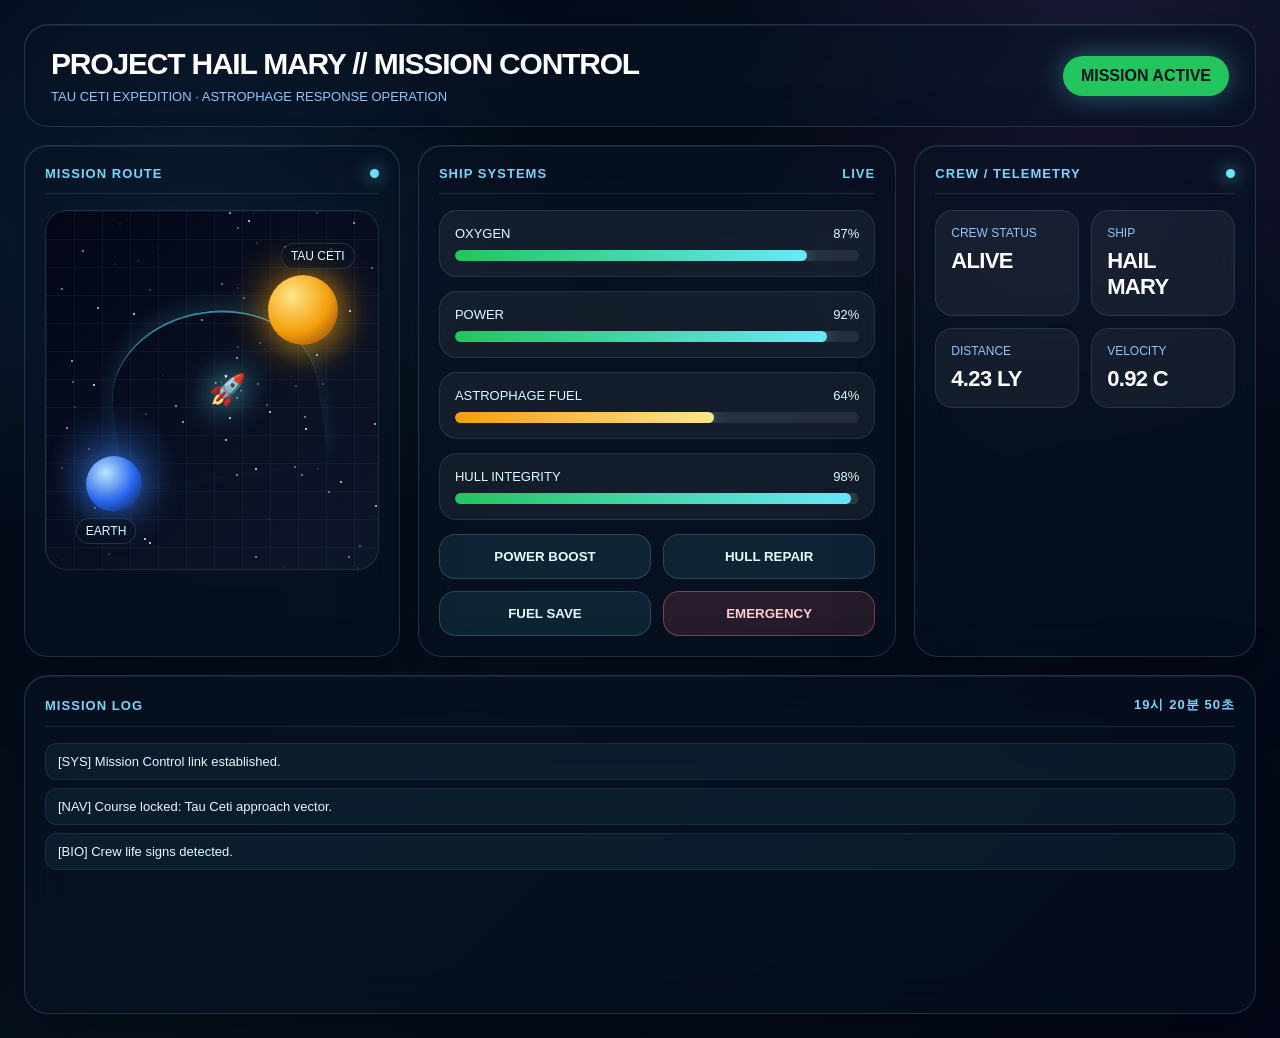
<file: projecthailmary-missioncontrol2.html>
<!DOCTYPE html>
<html lang="ko">
<head>
<meta charset="UTF-8" />
<meta name="viewport" content="width=device-width, initial-scale=1.0" />
<title>Project Hail Mary Mission Control</title>

<style>
* {
  box-sizing: border-box;
  margin: 0;
  padding: 0;
}

body {
  min-height: 100vh;
  background:
    radial-gradient(circle at 15% 20%, rgba(56, 189, 248, 0.18), transparent 28%),
    radial-gradient(circle at 85% 10%, rgba(168, 85, 247, 0.13), transparent 26%),
    linear-gradient(135deg, #020617, #07111f 50%, #020617);
  color: #e8fbff;
  font-family: "Inter", "Pretendard", "Noto Sans KR", sans-serif;
  padding: 24px;
  overflow-x: hidden;
}

.dashboard {
  max-width: 1440px;
  margin: auto;
}

.header,
.panel {
  background: rgba(8, 18, 34, 0.58);
  backdrop-filter: blur(22px);
  border: 1px solid rgba(148, 216, 255, 0.18);
  box-shadow:
    0 24px 80px rgba(0, 0, 0, 0.32),
    inset 0 1px 0 rgba(255, 255, 255, 0.08);
}

.header {
  display: flex;
  justify-content: space-between;
  align-items: center;
  padding: 22px 26px;
  border-radius: 24px;
  margin-bottom: 18px;
}

.title-block h1 {
  font-size: 30px;
  font-weight: 800;
  letter-spacing: -0.04em;
  color: #ffffff;
}

.title-block p {
  font-size: 13px;
  color: #93c5fd;
  margin-top: 8px;
}

.status-pill {
  padding: 11px 18px;
  border-radius: 999px;
  color: #04111f;
  background: linear-gradient(135deg, #67e8f9, #22c55e);
  font-weight: 800;
  box-shadow: 0 0 28px rgba(103, 232, 249, 0.35);
}

.grid {
  display: grid;
  grid-template-columns: 1.1fr 1.4fr 1fr;
  gap: 18px;
}

.panel {
  border-radius: 24px;
  padding: 20px;
}

.panel-title {
  display: flex;
  justify-content: space-between;
  align-items: center;
  color: #7dd3fc;
  font-size: 13px;
  font-weight: 800;
  letter-spacing: 0.08em;
  margin-bottom: 16px;
  padding-bottom: 12px;
  border-bottom: 1px solid rgba(148, 216, 255, 0.14);
}

.blink {
  width: 9px;
  height: 9px;
  border-radius: 50%;
  background: #67e8f9;
  box-shadow: 0 0 18px #67e8f9;
  animation: blink 1.3s infinite;
}

.mission-map {
  position: relative;
  height: 360px;
  border-radius: 22px;
  overflow: hidden;
  background:
    radial-gradient(circle at 20% 70%, rgba(59, 130, 246, 0.22), transparent 17%),
    radial-gradient(circle at 80% 30%, rgba(250, 204, 21, 0.22), transparent 14%),
    linear-gradient(135deg, #020617, #0f172a);
  border: 1px solid rgba(148, 216, 255, 0.16);
}

.mission-map::before {
  content: "";
  position: absolute;
  inset: 0;
  background-image:
    linear-gradient(rgba(125, 211, 252, 0.05) 1px, transparent 1px),
    linear-gradient(90deg, rgba(125, 211, 252, 0.05) 1px, transparent 1px);
  background-size: 28px 28px;
}

.star {
  position: absolute;
  width: 2px;
  height: 2px;
  background: white;
  border-radius: 50%;
  opacity: 0.7;
}

.earth,
.tau {
  position: absolute;
  border-radius: 50%;
  z-index: 2;
}

.earth {
  left: 12%;
  bottom: 16%;
  width: 56px;
  height: 56px;
  background: radial-gradient(circle at 35% 30%, #bae6fd, #2563eb 55%, #0f172a);
  box-shadow: 0 0 38px rgba(59, 130, 246, 0.85);
}

.tau {
  right: 12%;
  top: 18%;
  width: 70px;
  height: 70px;
  background: radial-gradient(circle at 35% 30%, #fde68a, #f59e0b 55%, #78350f);
  box-shadow: 0 0 44px rgba(245, 158, 11, 0.85);
}

.route {
  position: absolute;
  left: 20%;
  bottom: 26%;
  width: 62%;
  height: 46%;
  border-top: 2px solid rgba(103, 232, 249, 0.55);
  border-radius: 50% 50% 0 0;
  transform: rotate(-8deg);
  box-shadow: 0 -8px 20px rgba(103, 232, 249, 0.12);
}

.ship {
  position: absolute;
  left: 49%;
  top: 45%;
  font-size: 30px;
  z-index: 3;
  filter: drop-shadow(0 0 16px #67e8f9);
  animation: shipPulse 1.8s infinite;
}

.map-label {
  position: absolute;
  font-size: 12px;
  color: #dffcff;
  z-index: 3;
  padding: 5px 9px;
  border-radius: 999px;
  background: rgba(8, 18, 34, 0.55);
  border: 1px solid rgba(148, 216, 255, 0.16);
}

.label-earth {
  left: 9%;
  bottom: 7%;
}

.label-tau {
  right: 7%;
  top: 9%;
}

.metrics {
  display: grid;
  gap: 14px;
}

.metric,
.data-box {
  background: rgba(255, 255, 255, 0.055);
  border: 1px solid rgba(148, 216, 255, 0.12);
  border-radius: 18px;
  padding: 15px;
}

.metric-top {
  display: flex;
  justify-content: space-between;
  font-size: 13px;
  color: #dffcff;
  margin-bottom: 9px;
}

.bar {
  height: 11px;
  background: rgba(255, 255, 255, 0.08);
  border-radius: 999px;
  overflow: hidden;
}

.fill {
  height: 100%;
  width: 50%;
  border-radius: 999px;
  background: linear-gradient(90deg, #22c55e, #67e8f9);
  box-shadow: 0 0 18px rgba(103, 232, 249, 0.45);
}

.warning .fill {
  background: linear-gradient(90deg, #f59e0b, #fde68a);
}

.danger .fill {
  background: linear-gradient(90deg, #ef4444, #fb7185);
}

.readout {
  display: grid;
  grid-template-columns: repeat(2, 1fr);
  gap: 12px;
}

.data-label {
  color: #93c5fd;
  font-size: 12px;
  margin-bottom: 8px;
}

.data-value {
  font-size: 22px;
  color: #ffffff;
  font-weight: 800;
  letter-spacing: -0.03em;
}

.log {
  height: 250px;
  overflow: hidden;
  display: flex;
  flex-direction: column;
  gap: 8px;
}

.log-line {
  font-size: 13px;
  color: #dffcff;
  padding: 10px 12px;
  border-radius: 12px;
  background: rgba(103, 232, 249, 0.06);
  border: 1px solid rgba(103, 232, 249, 0.1);
}

.controls {
  display: grid;
  grid-template-columns: repeat(2, 1fr);
  gap: 12px;
  margin-top: 14px;
}

button {
  border: 1px solid rgba(148, 216, 255, 0.2);
  border-radius: 16px;
  padding: 14px;
  background: rgba(103, 232, 249, 0.09);
  color: #e8fbff;
  font-family: inherit;
  font-weight: 800;
  cursor: pointer;
  transition: 0.18s ease;
}

button:hover {
  transform: translateY(-2px);
  background: rgba(103, 232, 249, 0.16);
  box-shadow: 0 0 28px rgba(103, 232, 249, 0.14);
}

button.emergency {
  border-color: rgba(251, 113, 133, 0.42);
  background: rgba(251, 113, 133, 0.13);
  color: #fecdd3;
}

.full {
  grid-column: 1 / -1;
}

.scanline {
  display: none;
}

@keyframes blink {
  0%, 50% { opacity: 1; }
  51%, 100% { opacity: 0.25; }
}

@keyframes shipPulse {
  0%, 100% {
    transform: scale(1);
    opacity: 0.92;
  }
  50% {
    transform: scale(1.14);
    opacity: 1;
  }
}

@media (max-width: 1000px) {
  .grid {
    grid-template-columns: 1fr;
  }

  .header {
    flex-direction: column;
    align-items: flex-start;
    gap: 12px;
  }
}
</style>
</head>

<body>

<div class="dashboard">

  <div class="header">
    <div class="title-block">
      <h1>PROJECT HAIL MARY // MISSION CONTROL</h1>
      <p>TAU CETI EXPEDITION · ASTROPHAGE RESPONSE OPERATION</p>
    </div>
    <div class="status-pill" id="missionStatus">MISSION ACTIVE</div>
  </div>

  <div class="grid">

    <div class="panel">
      <div class="panel-title">
        <span>MISSION ROUTE</span>
        <span class="blink"></span>
      </div>

      <div class="mission-map" id="missionMap">
        <div class="earth"></div>
        <div class="tau"></div>
        <div class="route"></div>
        <div class="ship">🚀</div>
        <div class="map-label label-earth">EARTH</div>
        <div class="map-label label-tau">TAU CETI</div>
      </div>
    </div>

    <div class="panel">
      <div class="panel-title">
        <span>SHIP SYSTEMS</span>
        <span>LIVE</span>
      </div>

      <div class="metrics">
        <div class="metric">
          <div class="metric-top">
            <span>OXYGEN</span>
            <span id="oxygenText">87%</span>
          </div>
          <div class="bar"><div class="fill" id="oxygenBar"></div></div>
        </div>

        <div class="metric">
          <div class="metric-top">
            <span>POWER</span>
            <span id="powerText">92%</span>
          </div>
          <div class="bar"><div class="fill" id="powerBar"></div></div>
        </div>

        <div class="metric warning">
          <div class="metric-top">
            <span>ASTROPHAGE FUEL</span>
            <span id="fuelText">64%</span>
          </div>
          <div class="bar"><div class="fill" id="fuelBar"></div></div>
        </div>

        <div class="metric">
          <div class="metric-top">
            <span>HULL INTEGRITY</span>
            <span id="hullText">98%</span>
          </div>
          <div class="bar"><div class="fill" id="hullBar"></div></div>
        </div>
      </div>

      <div class="controls">
        <button onclick="boostPower()">POWER BOOST</button>
        <button onclick="repairHull()">HULL REPAIR</button>
        <button onclick="saveFuel()">FUEL SAVE</button>
        <button class="emergency" onclick="emergencyMode()">EMERGENCY</button>
      </div>
    </div>

    <div class="panel">
      <div class="panel-title">
        <span>CREW / TELEMETRY</span>
        <span class="blink"></span>
      </div>

      <div class="readout">
        <div class="data-box">
          <div class="data-label">CREW STATUS</div>
          <div class="data-value" id="crewStatus">ALIVE</div>
        </div>

        <div class="data-box">
          <div class="data-label">SHIP</div>
          <div class="data-value">HAIL MARY</div>
        </div>

        <div class="data-box">
          <div class="data-label">DISTANCE</div>
          <div class="data-value" id="distance">4.23 LY</div>
        </div>

        <div class="data-box">
          <div class="data-label">VELOCITY</div>
          <div class="data-value" id="velocity">0.92 C</div>
        </div>
      </div>
    </div>

    <div class="panel full">
      <div class="panel-title">
        <span>MISSION LOG</span>
        <span id="timeText">00:00:00</span>
      </div>

      <div class="log" id="log">
        <div class="log-line">[SYS] Mission Control link established.</div>
        <div class="log-line">[NAV] Course locked: Tau Ceti approach vector.</div>
        <div class="log-line">[BIO] Crew life signs detected.</div>
      </div>
    </div>

  </div>
</div>

<div class="scanline"></div>

<script>
let oxygen = 87;
let power = 92;
let fuel = 64;
let hull = 98;
let distance = 4.23;
let velocity = 0.92;

const logs = [
  "[ASTRO] Astrophage containment stable.",
  "[NAV] Micro course correction completed.",
  "[COMMS] Weak signal detected from unknown source.",
  "[THERMAL] Radiator temperature nominal.",
  "[SCI] Stellar dimming data updated.",
  "[AI] Mission probability recalculated.",
  "[CREW] Grace status: responsive.",
  "[SYS] Diagnostic sweep complete."
];

function updateUI() {
  setBar("oxygen", oxygen);
  setBar("power", power);
  setBar("fuel", fuel);
  setBar("hull", hull);

  document.getElementById("distance").textContent = distance.toFixed(2) + " LY";
  document.getElementById("velocity").textContent = velocity.toFixed(2) + " C";

  if (oxygen < 25 || power < 25 || hull < 30) {
    document.getElementById("missionStatus").textContent = "MISSION CRITICAL";
    document.getElementById("missionStatus").style.background = "#ef4444";
  } else {
    document.getElementById("missionStatus").textContent = "MISSION ACTIVE";
    document.getElementById("missionStatus").style.background = "#22c55e";
  }
}

function setBar(name, value) {
  document.getElementById(name + "Text").textContent = value + "%";
  document.getElementById(name + "Bar").style.width = value + "%";
}

function addLog(text) {
  const log = document.getElementById("log");
  const line = document.createElement("div");
  line.className = "log-line";
  line.textContent = text;
  log.prepend(line);

  if (log.children.length > 8) {
    log.removeChild(log.lastChild);
  }
}

function randomChange() {
  oxygen = clamp(oxygen - rand(0, 2), 0, 100);
  power = clamp(power - rand(0, 3), 0, 100);
  fuel = clamp(fuel - rand(0, 2), 0, 100);
  hull = clamp(hull - rand(0, 1), 0, 100);

  distance = Math.max(0, distance - 0.01);
  velocity = clampDecimal(velocity + (Math.random() - 0.5) * 0.02, 0.1, 0.99);

  if (Math.random() > 0.55) {
    addLog(logs[Math.floor(Math.random() * logs.length)]);
  }

  updateUI();
}

function boostPower() {
  power = clamp(power + 8, 0, 100);
  fuel = clamp(fuel - 5, 0, 100);
  addLog("[CMD] Power boost executed. Fuel consumption increased.");
  updateUI();
}

function repairHull() {
  hull = clamp(hull + 7, 0, 100);
  power = clamp(power - 4, 0, 100);
  addLog("[CMD] Hull repair drones activated.");
  updateUI();
}

function saveFuel() {
  fuel = clamp(fuel + 4, 0, 100);
  velocity = clampDecimal(velocity - 0.03, 0.1, 0.99);
  addLog("[CMD] Fuel saving protocol enabled. Velocity reduced.");
  updateUI();
}

function emergencyMode() {
  power = clamp(power - 12, 0, 100);
  oxygen = clamp(oxygen + 5, 0, 100);
  hull = clamp(hull + 3, 0, 100);
  addLog("[EMERGENCY] Life support prioritized. Nonessential systems offline.");
  updateUI();
}

function clamp(value, min, max) {
  return Math.max(min, Math.min(max, Math.round(value)));
}

function clampDecimal(value, min, max) {
  return Math.max(min, Math.min(max, value));
}

function rand(min, max) {
  return Math.floor(Math.random() * (max - min + 1)) + min;
}

function createStars() {
  const map = document.getElementById("missionMap");

  for (let i = 0; i < 80; i++) {
    const star = document.createElement("div");
    star.className = "star";
    star.style.left = Math.random() * 100 + "%";
    star.style.top = Math.random() * 100 + "%";
    star.style.opacity = Math.random();
    map.appendChild(star);
  }
}

function updateClock() {
  const now = new Date();
  document.getElementById("timeText").textContent =
    now.toLocaleTimeString("ko-KR", { hour12: false });
}

createStars();
updateUI();
updateClock();

setInterval(randomChange, 2200);
setInterval(updateClock, 1000);
</script>

</body>
</html>
</file>
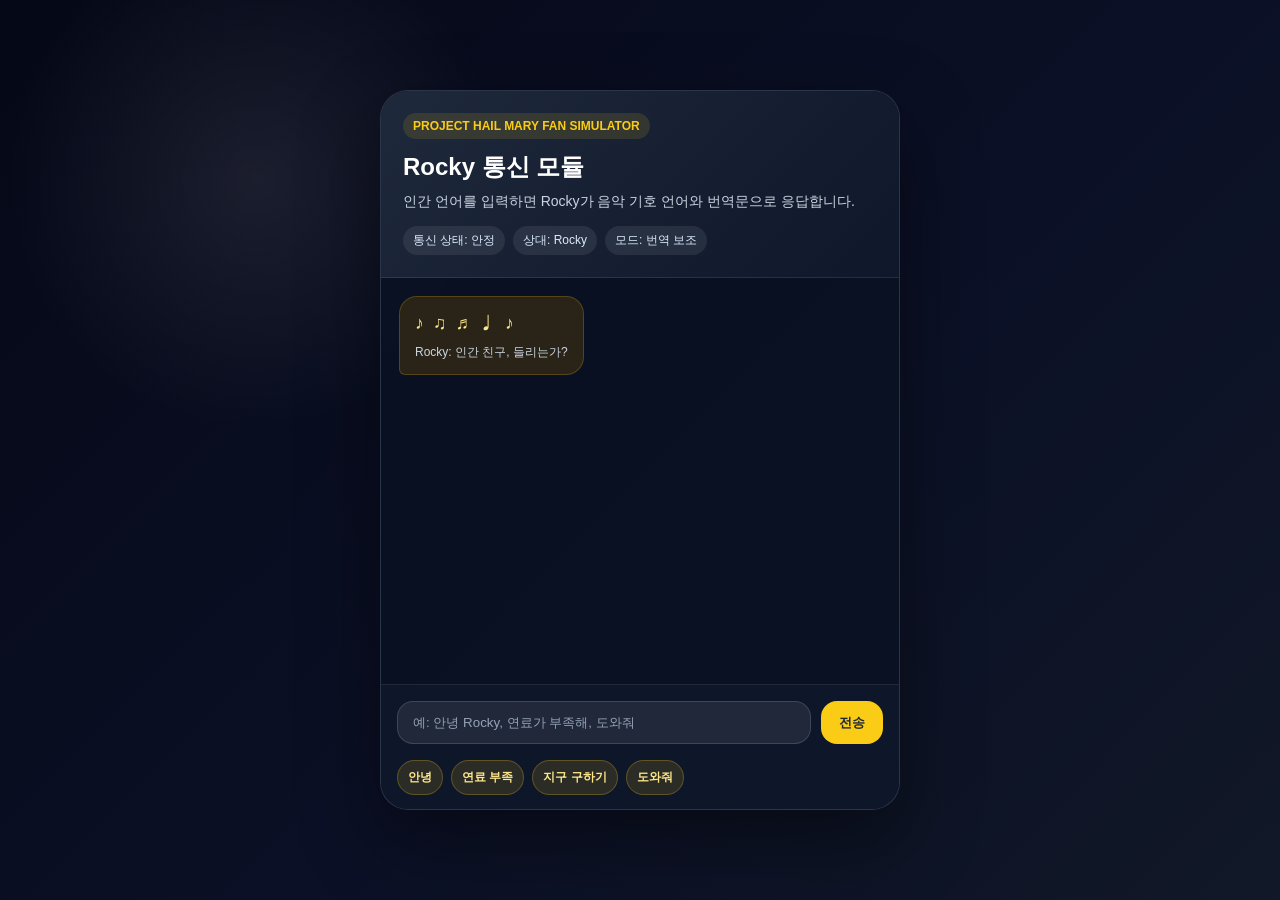
<file: rocky-simulator.html>
<!DOCTYPE html>
<html lang="ko">
<head>
<meta charset="UTF-8" />
<meta name="viewport" content="width=device-width, initial-scale=1.0" />
<title>Rocky 대화 시뮬레이터</title>

<style>
* {
  box-sizing: border-box;
  margin: 0;
  padding: 0;
}

body {
  min-height: 100vh;
  background:
    radial-gradient(circle at 20% 20%, rgba(255,255,255,0.08), transparent 20%),
    linear-gradient(135deg, #050816, #0b1026 55%, #111827);
  font-family: "Pretendard", "Noto Sans KR", Arial, sans-serif;
  color: white;
  display: flex;
  justify-content: center;
  align-items: center;
  padding: 24px;
}

.app {
  width: 100%;
  max-width: 520px;
  height: 720px;
  background: rgba(10, 18, 35, 0.88);
  border: 1px solid rgba(148, 163, 184, 0.25);
  border-radius: 28px;
  overflow: hidden;
  box-shadow: 0 30px 80px rgba(0,0,0,0.45);
  display: flex;
  flex-direction: column;
}

.header {
  padding: 22px;
  background: linear-gradient(135deg, #1e293b, #0f172a);
  border-bottom: 1px solid rgba(255,255,255,0.08);
}

.badge {
  display: inline-block;
  font-size: 12px;
  color: #facc15;
  background: rgba(250, 204, 21, 0.12);
  padding: 6px 10px;
  border-radius: 999px;
  font-weight: 700;
  margin-bottom: 12px;
}

h1 {
  font-size: 24px;
  margin-bottom: 8px;
}

.subtitle {
  font-size: 14px;
  color: #cbd5e1;
  line-height: 1.5;
}

.status {
  display: flex;
  gap: 8px;
  margin-top: 14px;
  flex-wrap: wrap;
}

.status span {
  font-size: 12px;
  padding: 6px 10px;
  background: rgba(255,255,255,0.08);
  border-radius: 999px;
  color: #dbeafe;
}

.chat {
  flex: 1;
  padding: 18px;
  overflow-y: auto;
  display: flex;
  flex-direction: column;
  gap: 14px;
}

.message {
  max-width: 82%;
  padding: 13px 15px;
  border-radius: 18px;
  line-height: 1.5;
  font-size: 14px;
  animation: pop 0.18s ease;
}

.user {
  align-self: flex-end;
  background: #2563eb;
  color: white;
  border-bottom-right-radius: 6px;
}

.rocky {
  align-self: flex-start;
  background: #2a2418;
  color: #fde68a;
  border: 1px solid rgba(250, 204, 21, 0.2);
  border-bottom-left-radius: 6px;
}

.translation {
  display: block;
  margin-top: 6px;
  font-size: 12px;
  color: #cbd5e1;
}

.music {
  font-size: 18px;
  letter-spacing: 2px;
}

.input-area {
  padding: 16px;
  background: rgba(15, 23, 42, 0.92);
  border-top: 1px solid rgba(255,255,255,0.08);
  display: flex;
  gap: 10px;
}

input {
  flex: 1;
  padding: 13px 15px;
  border-radius: 16px;
  border: 1px solid rgba(148, 163, 184, 0.25);
  background: rgba(255,255,255,0.08);
  color: white;
  outline: none;
}

input::placeholder {
  color: #94a3b8;
}

button {
  border: none;
  border-radius: 16px;
  padding: 0 18px;
  background: #facc15;
  color: #1f2937;
  font-weight: 800;
  cursor: pointer;
}

button:hover {
  filter: brightness(1.08);
}

.quick {
  padding: 0 16px 14px;
  background: rgba(15, 23, 42, 0.92);
  display: flex;
  gap: 8px;
  flex-wrap: wrap;
}

.quick button {
  font-size: 12px;
  padding: 8px 10px;
  border-radius: 999px;
  background: rgba(250,204,21,0.12);
  color: #fde68a;
  border: 1px solid rgba(250,204,21,0.25);
}

@keyframes pop {
  from {
    transform: scale(0.96);
    opacity: 0;
  }
  to {
    transform: scale(1);
    opacity: 1;
  }
}
</style>
</head>

<body>

<div class="app">
  <div class="header">
    <div class="badge">PROJECT HAIL MARY FAN SIMULATOR</div>
    <h1>Rocky 통신 모듈</h1>
    <p class="subtitle">
      인간 언어를 입력하면 Rocky가 음악 기호 언어와 번역문으로 응답합니다.
    </p>

    <div class="status">
      <span>통신 상태: 안정</span>
      <span>상대: Rocky</span>
      <span>모드: 번역 보조</span>
    </div>
  </div>

  <div class="chat" id="chat">
    <div class="message rocky">
      <span class="music">♪ ♫ ♬ ♩ ♪</span>
      <span class="translation">Rocky: 인간 친구, 들리는가?</span>
    </div>
  </div>

  <div class="input-area">
    <input
      id="userInput"
      type="text"
      placeholder="예: 안녕 Rocky, 연료가 부족해, 도와줘"
      onkeydown="handleKey(event)"
    />
    <button onclick="sendMessage()">전송</button>
  </div>

  <div class="quick">
    <button onclick="quickSend('안녕 Rocky')">안녕</button>
    <button onclick="quickSend('연료가 부족해')">연료 부족</button>
    <button onclick="quickSend('지구를 구해야 해')">지구 구하기</button>
    <button onclick="quickSend('도와줘')">도와줘</button>
  </div>
</div>

<script>
const chat = document.getElementById("chat");
const input = document.getElementById("userInput");

const rockyDictionary = [
  {
    keywords: ["안녕", "hello", "hi", "반가워"],
    music: "♪ ♫ ♪ ♬",
    text: "Rocky: 인간 친구! 나도 반갑다!"
  },
  {
    keywords: ["연료", "아스트로파지", "부족"],
    music: "♬ ♩ ♩ ♫ ♯",
    text: "Rocky: 연료 문제 심각하다. 하지만 해결 가능하다."
  },
  {
    keywords: ["지구", "태양", "구해야"],
    music: "♫ ♫ ♬ ♪ ♩",
    text: "Rocky: 지구 중요하다. 에리드도 중요하다. 함께 해결한다."
  },
  {
    keywords: ["도와", "help", "지원"],
    music: "♩ ♪ ♬ ♬ ♫",
    text: "Rocky: 당연히 돕는다. 친구는 돕는 존재다."
  },
  {
    keywords: ["무서워", "위험", "문제"],
    music: "♯ ♩ ♯ ♫",
    text: "Rocky: 위험 있다. 그러나 계산하면 답 있다."
  },
  {
    keywords: ["친구", "friend"],
    music: "♪ ♪ ♫ ♬ ♪",
    text: "Rocky: 친구는 좋은 단어다. 인간 친구."
  },
  {
    keywords: ["고마워", "감사"],
    music: "♬ ♪ ♫ ♪",
    text: "Rocky: 감사 필요 없다. 친구라서 한다."
  }
];

const fallbackResponses = [
  {
    music: "♪ ♩ ♫ ♬",
    text: "Rocky: 번역이 조금 어렵다. 다시 말해줄 수 있나?"
  },
  {
    music: "♬ ♫ ♩ ♪",
    text: "Rocky: 인간 언어 복잡하다. 그러나 흥미롭다."
  },
  {
    music: "♫ ♪ ♬ ♩",
    text: "Rocky: 나는 생각 중이다. 문제를 나누어 보자."
  }
];

function sendMessage() {
  const text = input.value.trim();

  if (!text) return;

  addMessage(text, "user");
  input.value = "";

  setTimeout(() => {
    const response = getRockyResponse(text);
    addRockyMessage(response.music, response.text);
  }, 500);
}

function quickSend(text) {
  input.value = text;
  sendMessage();
}

function handleKey(event) {
  if (event.key === "Enter") {
    sendMessage();
  }
}

function addMessage(text, sender) {
  const msg = document.createElement("div");
  msg.className = `message ${sender}`;
  msg.textContent = text;

  chat.appendChild(msg);
  scrollToBottom();
}

function addRockyMessage(music, translation) {
  const msg = document.createElement("div");
  msg.className = "message rocky";

  msg.innerHTML = `
    <span class="music">${music}</span>
    <span class="translation">${translation}</span>
  `;

  chat.appendChild(msg);
  scrollToBottom();
}

function getRockyResponse(userText) {
  const normalized = userText.toLowerCase();

  for (const item of rockyDictionary) {
    const matched = item.keywords.some(keyword =>
      normalized.includes(keyword.toLowerCase())
    );

    if (matched) {
      return item;
    }
  }

  return fallbackResponses[
    Math.floor(Math.random() * fallbackResponses.length)
  ];
}

function scrollToBottom() {
  chat.scrollTop = chat.scrollHeight;
}
</script>

</body>
</html>
</file>
<file: style.css>
*{box-sizing:border-box}
body{font-family:system-ui,-apple-system,"Malgun Gothic","Apple SD Gothic Neo",sans-serif;margin:0 auto;padding:1rem;max-width:880px;color:#222;background:#fff}
header{position:sticky;top:0;background:#fff;padding:1rem 0;border-bottom:1px solid #ddd;z-index:1}
h1{font-size:1.4rem;margin:0 0 .75rem}
.bar{display:flex;align-items:center;gap:.75rem}
input{padding:.55rem .7rem;font-size:1rem;flex:1;max-width:60%;border:1px solid #bbb;border-radius:6px}
#count{color:#555;font-size:.95rem}
.card{border:1px solid #e5e5e5;padding:1rem 1.1rem;margin:.75rem 0;border-radius:8px}
.label{color:#06f;font-weight:600}
.title{font-weight:700;font-size:1.1rem;margin:.25rem 0 .5rem}
.body p{margin:.4rem 0;color:#444;font-size:.95rem;line-height:1.6}
.body h4{margin:.8rem 0 .2rem;font-size:1rem;color:#222}
mark{background:#ffe58a;padding:0 .1em;border-radius:2px}
.empty{text-align:center;color:#888;padding:2rem}
@media (prefers-color-scheme:dark){
  body,header{background:#16181c;color:#eaeaea}
  header{border-color:#333}
  input{background:#22252b;color:#eaeaea;border-color:#444}
  .card{border-color:#333}
  .body p{color:#c8c8c8}.body h4{color:#eee}
  #count{color:#aaa}.label{color:#6aa2ff}
  mark{background:#7a6200;color:#fff}
}
</file>
